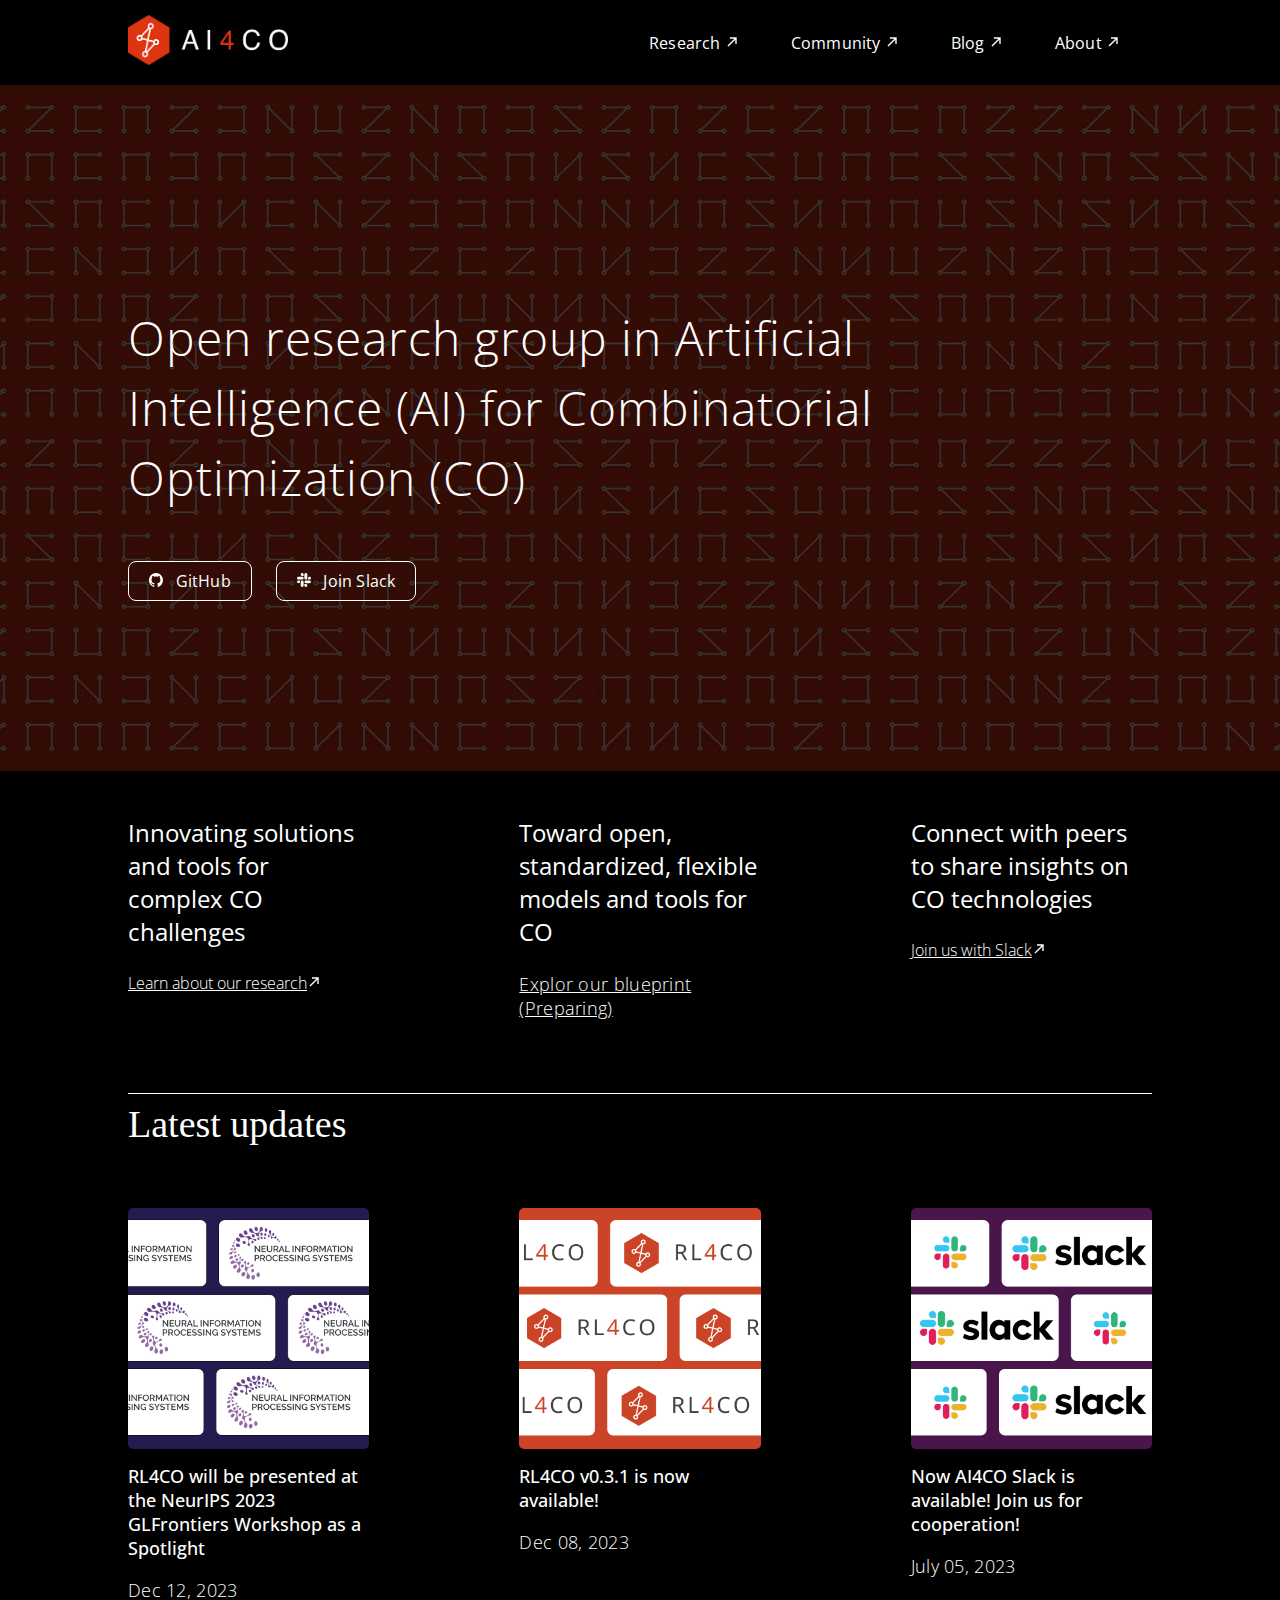
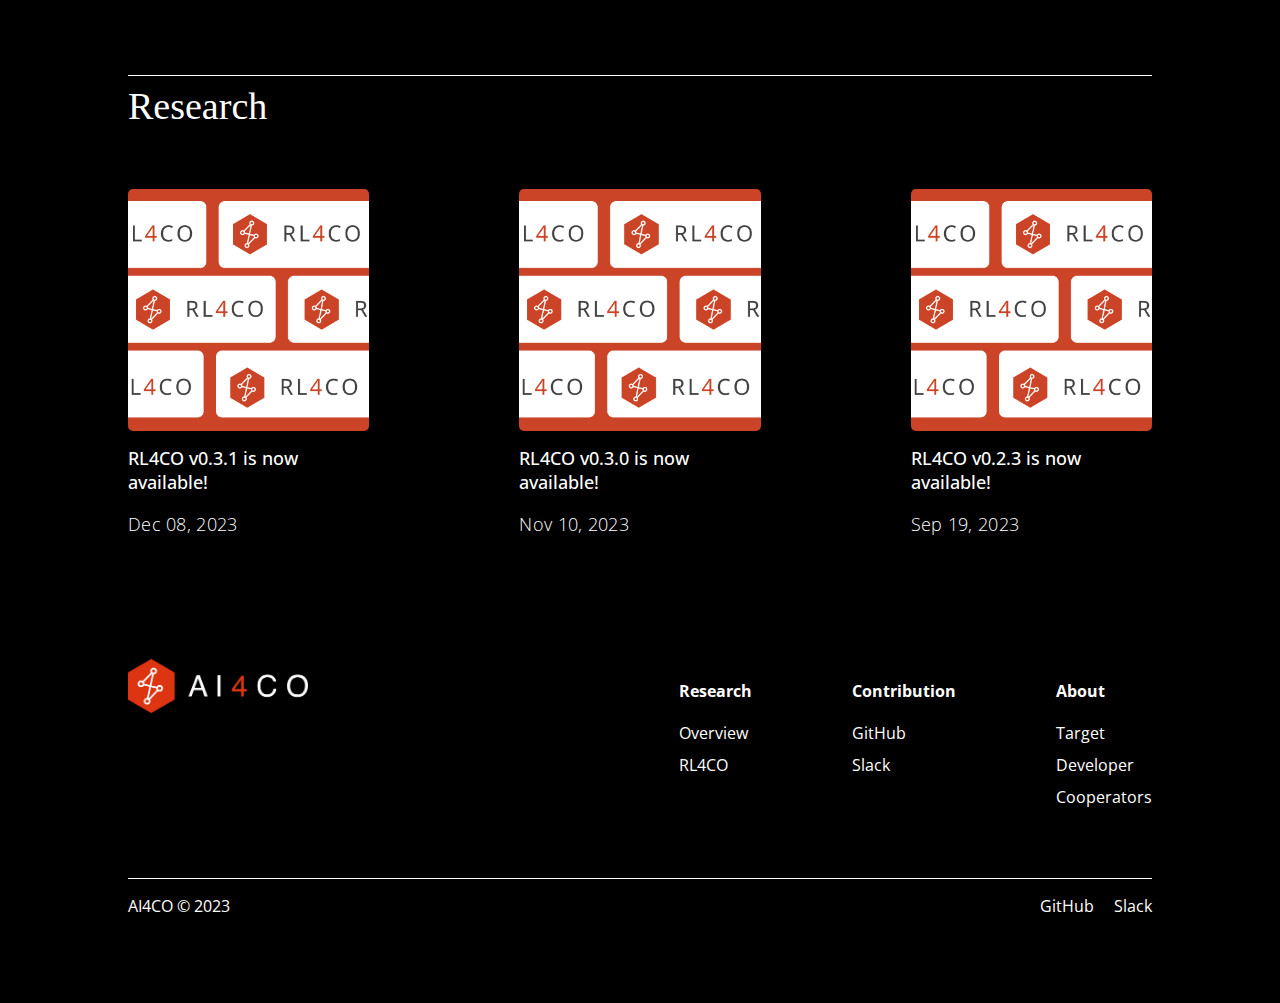
<file: index.html>
<!DOCTYPE html>
<html lang="en">
<head>
    <meta charset="UTF-8">
    <meta name="viewport" content="width=device-width, initial-scale=1.0">
    <title>AI4CO</title>
    <link rel="icon" type="image/svg" href="images/ai4co_icon.svg">
    <link rel="stylesheet" href="css/main.css">
    <link href="https://fonts.googleapis.com/css2?family=Open+Sans:wght@100;200;300;400;500&display=swap" rel="stylesheet">
    <link href="https://fonts.googleapis.com/css2?family=Nanum+Myeongjo:wght@100&display=swap" rel="stylesheet">
</head>
<body>
    <nav class="navbar">
        <div class="navbar-brand">
            <a href="/">
                <!-- Place your logo here -->
                <img src="images/ai4co_logo_white.png" alt="AI4CO Logo" width="160px">
            </a>
        </div>
        <div class="navbar-menu">
            <a href="/research">Research <svg data-v-67d7128c="" fill="none" xmlns="http://www.w3.org/2000/svg" viewBox="0 0 16 16" class="a-icon--arrow-north-east400 a-icon--text a-icon--no-align top-[0.05em] relative f-ui-1 ml-2 -mr-4" data-new="" aria-hidden="true" style="width: 1em; height: 1em;"><polygon data-v-67d7128c="" fill="currentColor" points="5 4.31 5 5.69 9.33 5.69 2.51 12.51 3.49 13.49 10.31 6.67 10.31 11 11.69 11 11.69 4.31 5 4.31"></polygon></svg></a>
            <a href="https://join.slack.com/t/rl4co/shared_invite/zt-1ytz2c1v4-0IkQ8NQH4TRXIX8PrRmDhQ">Community <svg data-v-67d7128c="" fill="none" xmlns="http://www.w3.org/2000/svg" viewBox="0 0 16 16" class="a-icon--arrow-north-east400 a-icon--text a-icon--no-align top-[0.05em] relative f-ui-1 ml-2 -mr-4" data-new="" aria-hidden="true" style="width: 1em; height: 1em;"><polygon data-v-67d7128c="" fill="currentColor" points="5 4.31 5 5.69 9.33 5.69 2.51 12.51 3.49 13.49 10.31 6.67 10.31 11 11.69 11 11.69 4.31 5 4.31"></polygon></svg></a>
            <a href="/blog">Blog <svg data-v-67d7128c="" fill="none" xmlns="http://www.w3.org/2000/svg" viewBox="0 0 16 16" class="a-icon--arrow-north-east400 a-icon--text a-icon--no-align top-[0.05em] relative f-ui-1 ml-2 -mr-4" data-new="" aria-hidden="true" style="width: 1em; height: 1em;"><polygon data-v-67d7128c="" fill="currentColor" points="5 4.31 5 5.69 9.33 5.69 2.51 12.51 3.49 13.49 10.31 6.67 10.31 11 11.69 11 11.69 4.31 5 4.31"></polygon></svg></a>
            <a href="/about">About <svg data-v-67d7128c="" fill="none" xmlns="http://www.w3.org/2000/svg" viewBox="0 0 16 16" class="a-icon--arrow-north-east400 a-icon--text a-icon--no-align top-[0.05em] relative f-ui-1 ml-2 -mr-4" data-new="" aria-hidden="true" style="width: 1em; height: 1em;"><polygon data-v-67d7128c="" fill="currentColor" points="5 4.31 5 5.69 9.33 5.69 2.51 12.51 3.49 13.49 10.31 6.67 10.31 11 11.69 11 11.69 4.31 5 4.31"></polygon></svg></a>
        </div>
    </nav>
    <script src="js/nav.js"></script>

    <section class="hero">
        <div class="hero-content">
            <p>Open research group in Artificial Intelligence (AI) for Combinatorial Optimization (CO)</p>
            <a href="https://github.com/ai4co" class="btn"><img src="images/github_logo.svg" alt="github_logo" width="14px" height="14px"> &nbsp; GitHub</a>
            <a href="https://join.slack.com/t/rl4co/shared_invite/zt-1ytz2c1v4-0IkQ8NQH4TRXIX8PrRmDhQ" class="btn"><img src="images/slack_logo.svg" alt="slack_logo" width="14px" height="14px"> &nbsp; Join Slack</a>
            <!-- Additional elements like the GitHub stars and pip install command can be added here -->
        </div>
    </section>

    <section class="updates-section">
        <div class="container">
            <div class="updates-grid">
                <div class="update-item">
                    <div class="update-content">
                        <h3>Innovating solutions and tools for complex CO challenges</h3>
                        <a class="update-link" href="#">Learn about our research</a><svg data-v-67d7128c="" fill="none" xmlns="http://www.w3.org/2000/svg" viewBox="0 0 16 16" class="a-icon--arrow-north-east400 a-icon--text a-icon--no-align top-[0.05em] relative f-ui-1 ml-2 -mr-4" data-new="" aria-hidden="true" style="width: 1em; height: 1em;"><polygon data-v-67d7128c="" fill="currentColor" points="5 4.31 5 5.69 9.33 5.69 2.51 12.51 3.49 13.49 10.31 6.67 10.31 11 11.69 11 11.69 4.31 5 4.31"></polygon></svg>
                    </div>
                </div>
                <div class="update-item">
                    <div class="update-content">
                        <h3>Toward open, standardized, flexible models and tools for CO</h3>
                        <p class="update-link">Explor our blueprint (Preparing)</p>
                    </div>
                </div>
                <div class="update-item">
                    <div class="update-content">
                        <h3>Connect with peers to share insights on CO technologies</h3>
                        <a class="update-link" href="https://join.slack.com/t/rl4co/shared_invite/zt-1ytz2c1v4-0IkQ8NQH4TRXIX8PrRmDhQ">Join us with Slack</a><svg data-v-67d7128c="" fill="none" xmlns="http://www.w3.org/2000/svg" viewBox="0 0 16 16" class="a-icon--arrow-north-east400 a-icon--text a-icon--no-align top-[0.05em] relative f-ui-1 ml-2 -mr-4" data-new="" aria-hidden="true" style="width: 1em; height: 1em;"><polygon data-v-67d7128c="" fill="currentColor" points="5 4.31 5 5.69 9.33 5.69 2.51 12.51 3.49 13.49 10.31 6.67 10.31 11 11.69 11 11.69 4.31 5 4.31"></polygon></svg>
                    </div>
                </div>
            </div>
        </div>
    </section>

    <hr>

    <section class="updates-section updates-section-title">
        <h2>Latest updates</h2>
        <div class="container">
            <div class="updates-grid">
                <!-- Update item -->
                <div class="update-item">
                    <img src="images/neurips_news.jpg" alt="OpenAI Update">
                    <div class="update-content update-content-title">
                        <h3>RL4CO will be presented at the NeurIPS 2023 GLFrontiers Workshop as a Spotlight</h3>
                        <p class="update-date">Dec 12, 2023</p>
                    </div>
                </div>
                <div class="update-item">
                    <img src="images/rl4co_news.jpg" alt="OpenAI Update">
                    <div class="update-content update-content-title">
                        <h3>RL4CO v0.3.1 is now available!</h3>
                        <p class="update-date">Dec 08, 2023</p>
                    </div>
                </div>
                <div class="update-item">
                    <img src="images/slack_news.jpg" alt="OpenAI Update" >
                    <div class="update-content update-content-title">
                        <h3>Now AI4CO Slack is available! Join us for cooperation!</h3>
                        <p class="update-date">July 05, 2023</p>
                    </div>
                </div>
                <!-- Repeat for other update items -->
            </div>
        </div>
    </section>

    <hr> 

    <section class="updates-section updates-section-title">
        <h2>Research</h2>
        <div class="container">
            <div class="updates-grid">
                <!-- Update item -->
                <div class="update-item">
                    <img src="images/rl4co_news.jpg" alt="OpenAI Update">
                    <div class="update-content update-content-title">
                        <h3>RL4CO v0.3.1 is now available!</h3>
                        <p class="update-date">Dec 08, 2023</p>
                    </div>
                </div>
                <div class="update-item">
                    <img src="images/rl4co_news.jpg" alt="OpenAI Update">
                    <div class="update-content update-content-title">
                        <h3>RL4CO v0.3.0 is now available!</h3>
                        <p class="update-date">Nov 10, 2023</p>
                    </div>
                </div>
                <div class="update-item">
                    <img src="images/rl4co_news.jpg" alt="OpenAI Update" >
                    <div class="update-content update-content-title">
                        <h3>RL4CO v0.2.3 is now available!</h3>
                        <p class="update-date">Sep 19, 2023</p>
                    </div>
                </div>
                <!-- Repeat for other update items -->
            </div>
        </div>
    </section>

</body>

<footer class="site-footer">
    <div class="container">
        <div class="footer-logo">
            <img src="images/ai4co_logo_white.png" alt="AI4CO Logo"/>
        </div>
        <div class="footer-columns">
            <div class="footer-column">
                <h4>Research</h4>
                <ul>
                    <li><a href="#">Overview</a></li>
                    <li><a href="#">RL4CO</a></li>
                </ul>
            </div>
            <div class="footer-column">
                <h4>Contribution</h4>
                <ul>
                    <li><a href="https://github.com/ai4co">GitHub</a></li>
                    <li><a href="https://join.slack.com/t/rl4co/shared_invite/zt-1ytz2c1v4-0IkQ8NQH4TRXIX8PrRmDhQ">Slack</a></li>
                </ul>
            </div>
            <div class="footer-column">
                <h4>About</h4>
                <ul>
                    <li><a href="#">Target</a></li>
                    <li><a href="#">Developer</a></li>
                    <li><a href="#">Cooperators</a></li>
                </ul>
            </div>
        </div>
    </div>


    <div class="container">
        <div class="footer-bottom">
            <div class="footer-info">
                <p>AI4CO © 2023</p>
                <!-- <ul class="legal-links">
                    <li><a href="#">Privacy policy</a></li>
                    <li><a href="#">License</a></li>
                </ul> -->
            </div>
            <div class="footer-social">
                <a href="https://github.com/ai4co">GitHub</a>
                <a href="https://join.slack.com/t/rl4co/shared_invite/zt-1ytz2c1v4-0IkQ8NQH4TRXIX8PrRmDhQ">Slack</a>
            </div>
        </div>
    </div>
</footer>


</html>
</file>
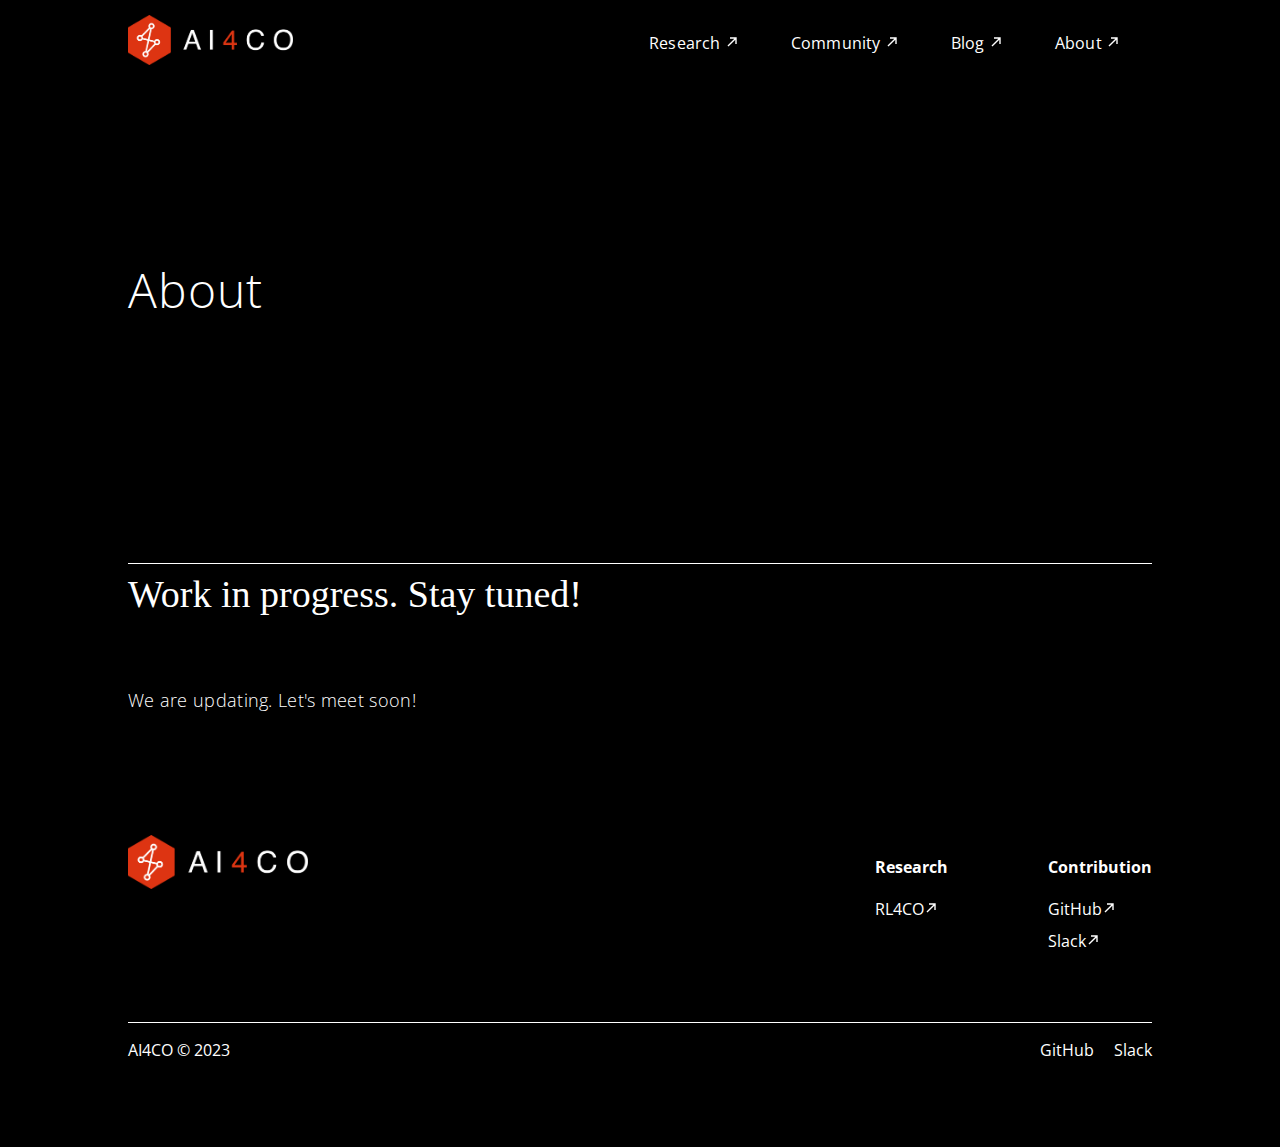
<file: about.html>
<!DOCTYPE html>
<html lang="en">
<head>
    <meta charset="UTF-8">
    <meta name="viewport" content="width=device-width, initial-scale=1.0">
    <title>AI4CO</title>
    <link rel="icon" type="image/svg" href="images/ai4co_icon.svg">
    <link rel="stylesheet" href="css/main.css">
    <link href="https://fonts.googleapis.com/css2?family=Open+Sans:wght@100;200;300;400;500&display=swap" rel="stylesheet">
    <link href="https://fonts.googleapis.com/css2?family=Nanum+Myeongjo:wght@100&display=swap" rel="stylesheet">
</head>
<body>
    <nav class="navbar">
        <div class="navbar-brand">
            <a href="/">
                <!-- Place your logo here -->
                <img src="images/ai4co_logo_white.png" alt="AI4CO Logo">
            </a>
        </div>
        <div class="navbar-icon">Menu</div>
        <div class="navbar-menu">
            <a href="research.html">Research <svg data-v-67d7128c="" fill="none" xmlns="http://www.w3.org/2000/svg" viewBox="0 0 16 16" class="a-icon--arrow-north-east400 a-icon--text a-icon--no-align top-[0.05em] relative f-ui-1 ml-2 -mr-4" data-new="" aria-hidden="true" style="width: 1em; height: 1em;"><polygon data-v-67d7128c="" fill="currentColor" points="5 4.31 5 5.69 9.33 5.69 2.51 12.51 3.49 13.49 10.31 6.67 10.31 11 11.69 11 11.69 4.31 5 4.31"></polygon></svg></a>
            <a href="https://join.slack.com/t/rl4co/shared_invite/zt-1ytz2c1v4-0IkQ8NQH4TRXIX8PrRmDhQ">Community <svg data-v-67d7128c="" fill="none" xmlns="http://www.w3.org/2000/svg" viewBox="0 0 16 16" class="a-icon--arrow-north-east400 a-icon--text a-icon--no-align top-[0.05em] relative f-ui-1 ml-2 -mr-4" data-new="" aria-hidden="true" style="width: 1em; height: 1em;"><polygon data-v-67d7128c="" fill="currentColor" points="5 4.31 5 5.69 9.33 5.69 2.51 12.51 3.49 13.49 10.31 6.67 10.31 11 11.69 11 11.69 4.31 5 4.31"></polygon></svg></a>
            <a href="blog.html">Blog <svg data-v-67d7128c="" fill="none" xmlns="http://www.w3.org/2000/svg" viewBox="0 0 16 16" class="a-icon--arrow-north-east400 a-icon--text a-icon--no-align top-[0.05em] relative f-ui-1 ml-2 -mr-4" data-new="" aria-hidden="true" style="width: 1em; height: 1em;"><polygon data-v-67d7128c="" fill="currentColor" points="5 4.31 5 5.69 9.33 5.69 2.51 12.51 3.49 13.49 10.31 6.67 10.31 11 11.69 11 11.69 4.31 5 4.31"></polygon></svg></a>
            <a href="about.html">About <svg data-v-67d7128c="" fill="none" xmlns="http://www.w3.org/2000/svg" viewBox="0 0 16 16" class="a-icon--arrow-north-east400 a-icon--text a-icon--no-align top-[0.05em] relative f-ui-1 ml-2 -mr-4" data-new="" aria-hidden="true" style="width: 1em; height: 1em;"><polygon data-v-67d7128c="" fill="currentColor" points="5 4.31 5 5.69 9.33 5.69 2.51 12.51 3.49 13.49 10.31 6.67 10.31 11 11.69 11 11.69 4.31 5 4.31"></polygon></svg></a>
        </div>
    </nav>
    <script src="js/nav.js"></script>

    <section class="hero hero-nobg">
        <div class="hero-content hero-content-nobg">
            <p>About</p>
        </div>
    </section>

    <hr>

    <section class="updates-section updates-section-title">
        <h2>Work in progress. Stay tuned!</h2>
        <div class="container">
            <div class="updates-grid">
                <p class="update-item-lefttext">
                    We are updating. Let's meet soon!
                </p>
            </div>
        </div>
    </section>
</body>

<footer class="site-footer">
    <div class="container">
        <div class="footer-logo">
            <img src="images/ai4co_logo_white.png" alt="AI4CO Logo"/>
        </div>
        <div class="footer-columns">
            <div class="footer-column">
                <h4>Research</h4>
                <ul>
                    <li>
                        <a href="research.html">RL4CO<svg data-v-67d7128c="" fill="none" xmlns="http://www.w3.org/2000/svg" viewBox="0 0 16 16" class="a-icon--arrow-north-east400 a-icon--text a-icon--no-align top-[0.05em] relative f-ui-1 ml-2 -mr-4" data-new="" aria-hidden="true" style="width: 1em; height: 1em;"><polygon data-v-67d7128c="" fill="currentColor" points="5 4.31 5 5.69 9.33 5.69 2.51 12.51 3.49 13.49 10.31 6.67 10.31 11 11.69 11 11.69 4.31 5 4.31"></polygon></svg></a>
                    </li>
                </ul>
            </div>
            <div class="footer-column">
                <h4>Contribution</h4>
                <ul>
                    <li><a href="https://github.com/ai4co">GitHub<svg data-v-67d7128c="" fill="none" xmlns="http://www.w3.org/2000/svg" viewBox="0 0 16 16" class="a-icon--arrow-north-east400 a-icon--text a-icon--no-align top-[0.05em] relative f-ui-1 ml-2 -mr-4" data-new="" aria-hidden="true" style="width: 1em; height: 1em;"><polygon data-v-67d7128c="" fill="currentColor" points="5 4.31 5 5.69 9.33 5.69 2.51 12.51 3.49 13.49 10.31 6.67 10.31 11 11.69 11 11.69 4.31 5 4.31"></polygon></svg></a></li>
                    <li><a href="https://join.slack.com/t/rl4co/shared_invite/zt-1ytz2c1v4-0IkQ8NQH4TRXIX8PrRmDhQ">Slack<svg data-v-67d7128c="" fill="none" xmlns="http://www.w3.org/2000/svg" viewBox="0 0 16 16" class="a-icon--arrow-north-east400 a-icon--text a-icon--no-align top-[0.05em] relative f-ui-1 ml-2 -mr-4" data-new="" aria-hidden="true" style="width: 1em; height: 1em;"><polygon data-v-67d7128c="" fill="currentColor" points="5 4.31 5 5.69 9.33 5.69 2.51 12.51 3.49 13.49 10.31 6.67 10.31 11 11.69 11 11.69 4.31 5 4.31"></polygon></svg></a></li>
                </ul>
            </div>
            <!-- <div class="footer-column">
                <h4>About</h4>
                <ul>
                    <li><a href="#">Target</a></li>
                    <li><a href="#">Developer</a></li>
                    <li><a href="#">Cooperators</a></li>
                </ul>
            </div> -->
        </div>
    </div>


    <div class="container">
        <div class="footer-bottom">
            <div class="footer-info">
                <p>AI4CO © 2023</p>
                <!-- <ul class="legal-links">
                    <li><a href="#">Privacy policy</a></li>
                    <li><a href="#">License</a></li>
                </ul> -->
            </div>
            <div class="footer-social">
                <a href="https://github.com/ai4co">GitHub</a>
                <a href="https://join.slack.com/t/rl4co/shared_invite/zt-1ytz2c1v4-0IkQ8NQH4TRXIX8PrRmDhQ">Slack</a>
            </div>
        </div>
    </div>
</footer>


</html>
</file>
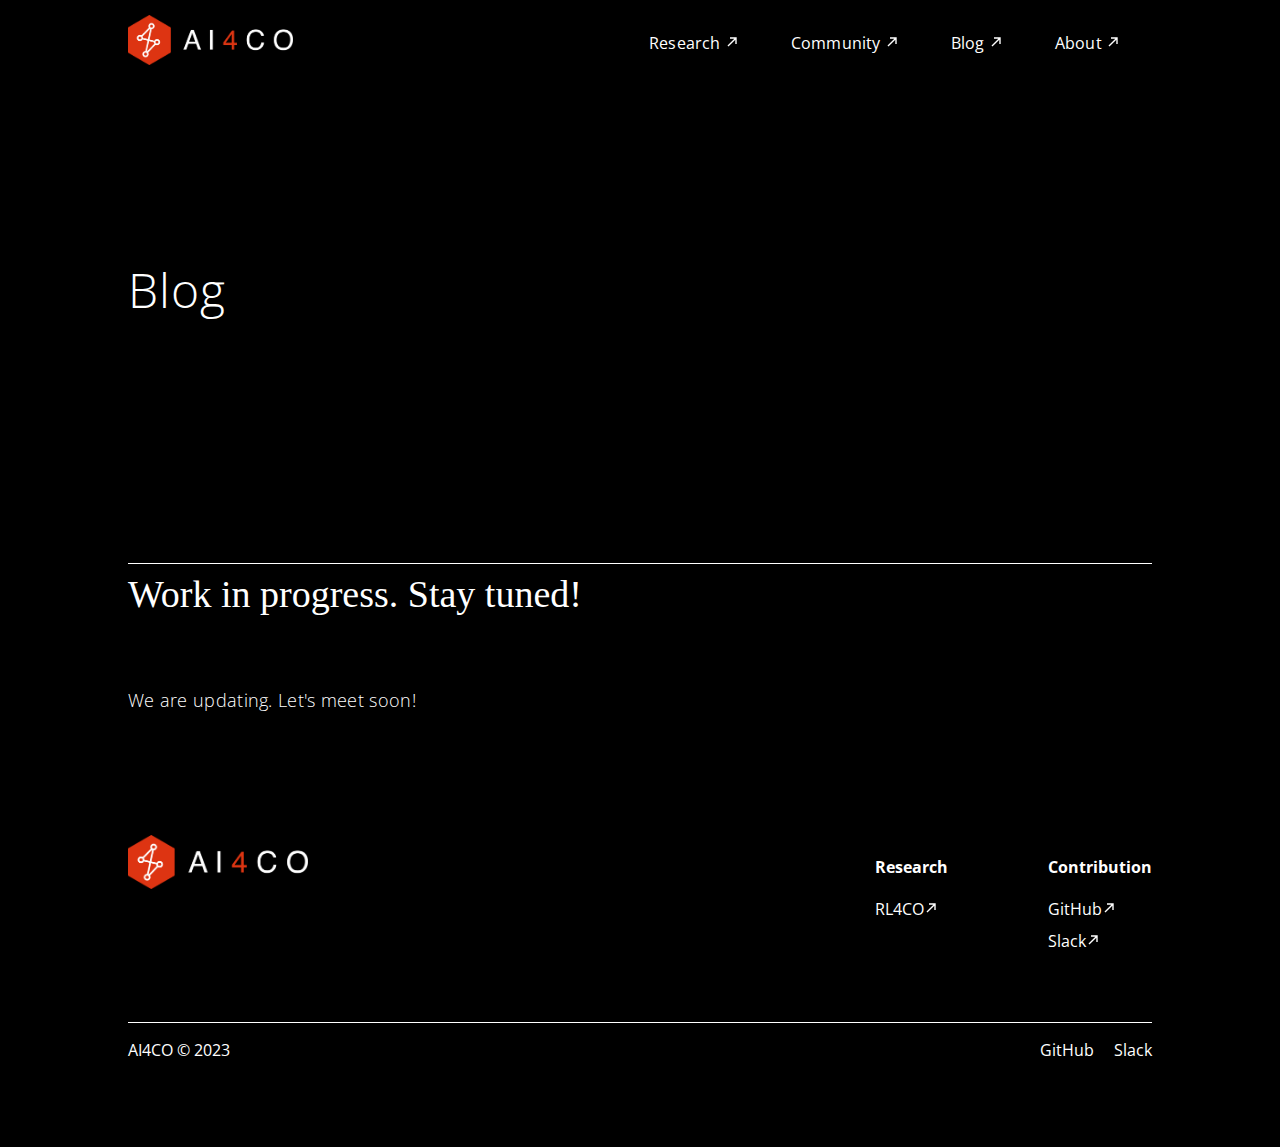
<file: blog.html>
<!DOCTYPE html>
<html lang="en">
<head>
    <meta charset="UTF-8">
    <meta name="viewport" content="width=device-width, initial-scale=1.0">
    <title>AI4CO</title>
    <link rel="icon" type="image/svg" href="images/ai4co_icon.svg">
    <link rel="stylesheet" href="css/main.css">
    <link href="https://fonts.googleapis.com/css2?family=Open+Sans:wght@100;200;300;400;500&display=swap" rel="stylesheet">
    <link href="https://fonts.googleapis.com/css2?family=Nanum+Myeongjo:wght@100&display=swap" rel="stylesheet">
</head>
<body>
    <nav class="navbar">
        <div class="navbar-brand">
            <a href="/">
                <!-- Place your logo here -->
                <img src="images/ai4co_logo_white.png" alt="AI4CO Logo">
            </a>
        </div>
        <div class="navbar-icon">Menu</div>
        <div class="navbar-menu">
            <a href="research.html">Research <svg data-v-67d7128c="" fill="none" xmlns="http://www.w3.org/2000/svg" viewBox="0 0 16 16" class="a-icon--arrow-north-east400 a-icon--text a-icon--no-align top-[0.05em] relative f-ui-1 ml-2 -mr-4" data-new="" aria-hidden="true" style="width: 1em; height: 1em;"><polygon data-v-67d7128c="" fill="currentColor" points="5 4.31 5 5.69 9.33 5.69 2.51 12.51 3.49 13.49 10.31 6.67 10.31 11 11.69 11 11.69 4.31 5 4.31"></polygon></svg></a>
            <a href="https://join.slack.com/t/rl4co/shared_invite/zt-1ytz2c1v4-0IkQ8NQH4TRXIX8PrRmDhQ">Community <svg data-v-67d7128c="" fill="none" xmlns="http://www.w3.org/2000/svg" viewBox="0 0 16 16" class="a-icon--arrow-north-east400 a-icon--text a-icon--no-align top-[0.05em] relative f-ui-1 ml-2 -mr-4" data-new="" aria-hidden="true" style="width: 1em; height: 1em;"><polygon data-v-67d7128c="" fill="currentColor" points="5 4.31 5 5.69 9.33 5.69 2.51 12.51 3.49 13.49 10.31 6.67 10.31 11 11.69 11 11.69 4.31 5 4.31"></polygon></svg></a>
            <a href="blog.html">Blog <svg data-v-67d7128c="" fill="none" xmlns="http://www.w3.org/2000/svg" viewBox="0 0 16 16" class="a-icon--arrow-north-east400 a-icon--text a-icon--no-align top-[0.05em] relative f-ui-1 ml-2 -mr-4" data-new="" aria-hidden="true" style="width: 1em; height: 1em;"><polygon data-v-67d7128c="" fill="currentColor" points="5 4.31 5 5.69 9.33 5.69 2.51 12.51 3.49 13.49 10.31 6.67 10.31 11 11.69 11 11.69 4.31 5 4.31"></polygon></svg></a>
            <a href="about.html">About <svg data-v-67d7128c="" fill="none" xmlns="http://www.w3.org/2000/svg" viewBox="0 0 16 16" class="a-icon--arrow-north-east400 a-icon--text a-icon--no-align top-[0.05em] relative f-ui-1 ml-2 -mr-4" data-new="" aria-hidden="true" style="width: 1em; height: 1em;"><polygon data-v-67d7128c="" fill="currentColor" points="5 4.31 5 5.69 9.33 5.69 2.51 12.51 3.49 13.49 10.31 6.67 10.31 11 11.69 11 11.69 4.31 5 4.31"></polygon></svg></a>
        </div>
    </nav>
    <script src="js/nav.js"></script>

    <section class="hero hero-nobg">
        <div class="hero-content hero-content-nobg">
            <p>Blog</p>
        </div>
    </section>

    <hr>

    <section class="updates-section updates-section-title">
        <h2>Work in progress. Stay tuned!</h2>
        <div class="container">
            <div class="updates-grid">
                <p class="update-item-lefttext">
                    We are updating. Let's meet soon!
                </p>
            </div>
        </div>
    </section>
</body>

<footer class="site-footer">
    <div class="container">
        <div class="footer-logo">
            <img src="images/ai4co_logo_white.png" alt="AI4CO Logo"/>
        </div>
        <div class="footer-columns">
            <div class="footer-column">
                <h4>Research</h4>
                <ul>
                    <li>
                        <a href="research.html">RL4CO<svg data-v-67d7128c="" fill="none" xmlns="http://www.w3.org/2000/svg" viewBox="0 0 16 16" class="a-icon--arrow-north-east400 a-icon--text a-icon--no-align top-[0.05em] relative f-ui-1 ml-2 -mr-4" data-new="" aria-hidden="true" style="width: 1em; height: 1em;"><polygon data-v-67d7128c="" fill="currentColor" points="5 4.31 5 5.69 9.33 5.69 2.51 12.51 3.49 13.49 10.31 6.67 10.31 11 11.69 11 11.69 4.31 5 4.31"></polygon></svg></a>
                    </li>
                </ul>
            </div>
            <div class="footer-column">
                <h4>Contribution</h4>
                <ul>
                    <li><a href="https://github.com/ai4co">GitHub<svg data-v-67d7128c="" fill="none" xmlns="http://www.w3.org/2000/svg" viewBox="0 0 16 16" class="a-icon--arrow-north-east400 a-icon--text a-icon--no-align top-[0.05em] relative f-ui-1 ml-2 -mr-4" data-new="" aria-hidden="true" style="width: 1em; height: 1em;"><polygon data-v-67d7128c="" fill="currentColor" points="5 4.31 5 5.69 9.33 5.69 2.51 12.51 3.49 13.49 10.31 6.67 10.31 11 11.69 11 11.69 4.31 5 4.31"></polygon></svg></a></li>
                    <li><a href="https://join.slack.com/t/rl4co/shared_invite/zt-1ytz2c1v4-0IkQ8NQH4TRXIX8PrRmDhQ">Slack<svg data-v-67d7128c="" fill="none" xmlns="http://www.w3.org/2000/svg" viewBox="0 0 16 16" class="a-icon--arrow-north-east400 a-icon--text a-icon--no-align top-[0.05em] relative f-ui-1 ml-2 -mr-4" data-new="" aria-hidden="true" style="width: 1em; height: 1em;"><polygon data-v-67d7128c="" fill="currentColor" points="5 4.31 5 5.69 9.33 5.69 2.51 12.51 3.49 13.49 10.31 6.67 10.31 11 11.69 11 11.69 4.31 5 4.31"></polygon></svg></a></li>
                </ul>
            </div>
            <!-- <div class="footer-column">
                <h4>About</h4>
                <ul>
                    <li><a href="#">Target</a></li>
                    <li><a href="#">Developer</a></li>
                    <li><a href="#">Cooperators</a></li>
                </ul>
            </div> -->
        </div>
    </div>


    <div class="container">
        <div class="footer-bottom">
            <div class="footer-info">
                <p>AI4CO © 2023</p>
                <!-- <ul class="legal-links">
                    <li><a href="#">Privacy policy</a></li>
                    <li><a href="#">License</a></li>
                </ul> -->
            </div>
            <div class="footer-social">
                <a href="https://github.com/ai4co">GitHub</a>
                <a href="https://join.slack.com/t/rl4co/shared_invite/zt-1ytz2c1v4-0IkQ8NQH4TRXIX8PrRmDhQ">Slack</a>
            </div>
        </div>
    </div>
</footer>


</html>
</file>
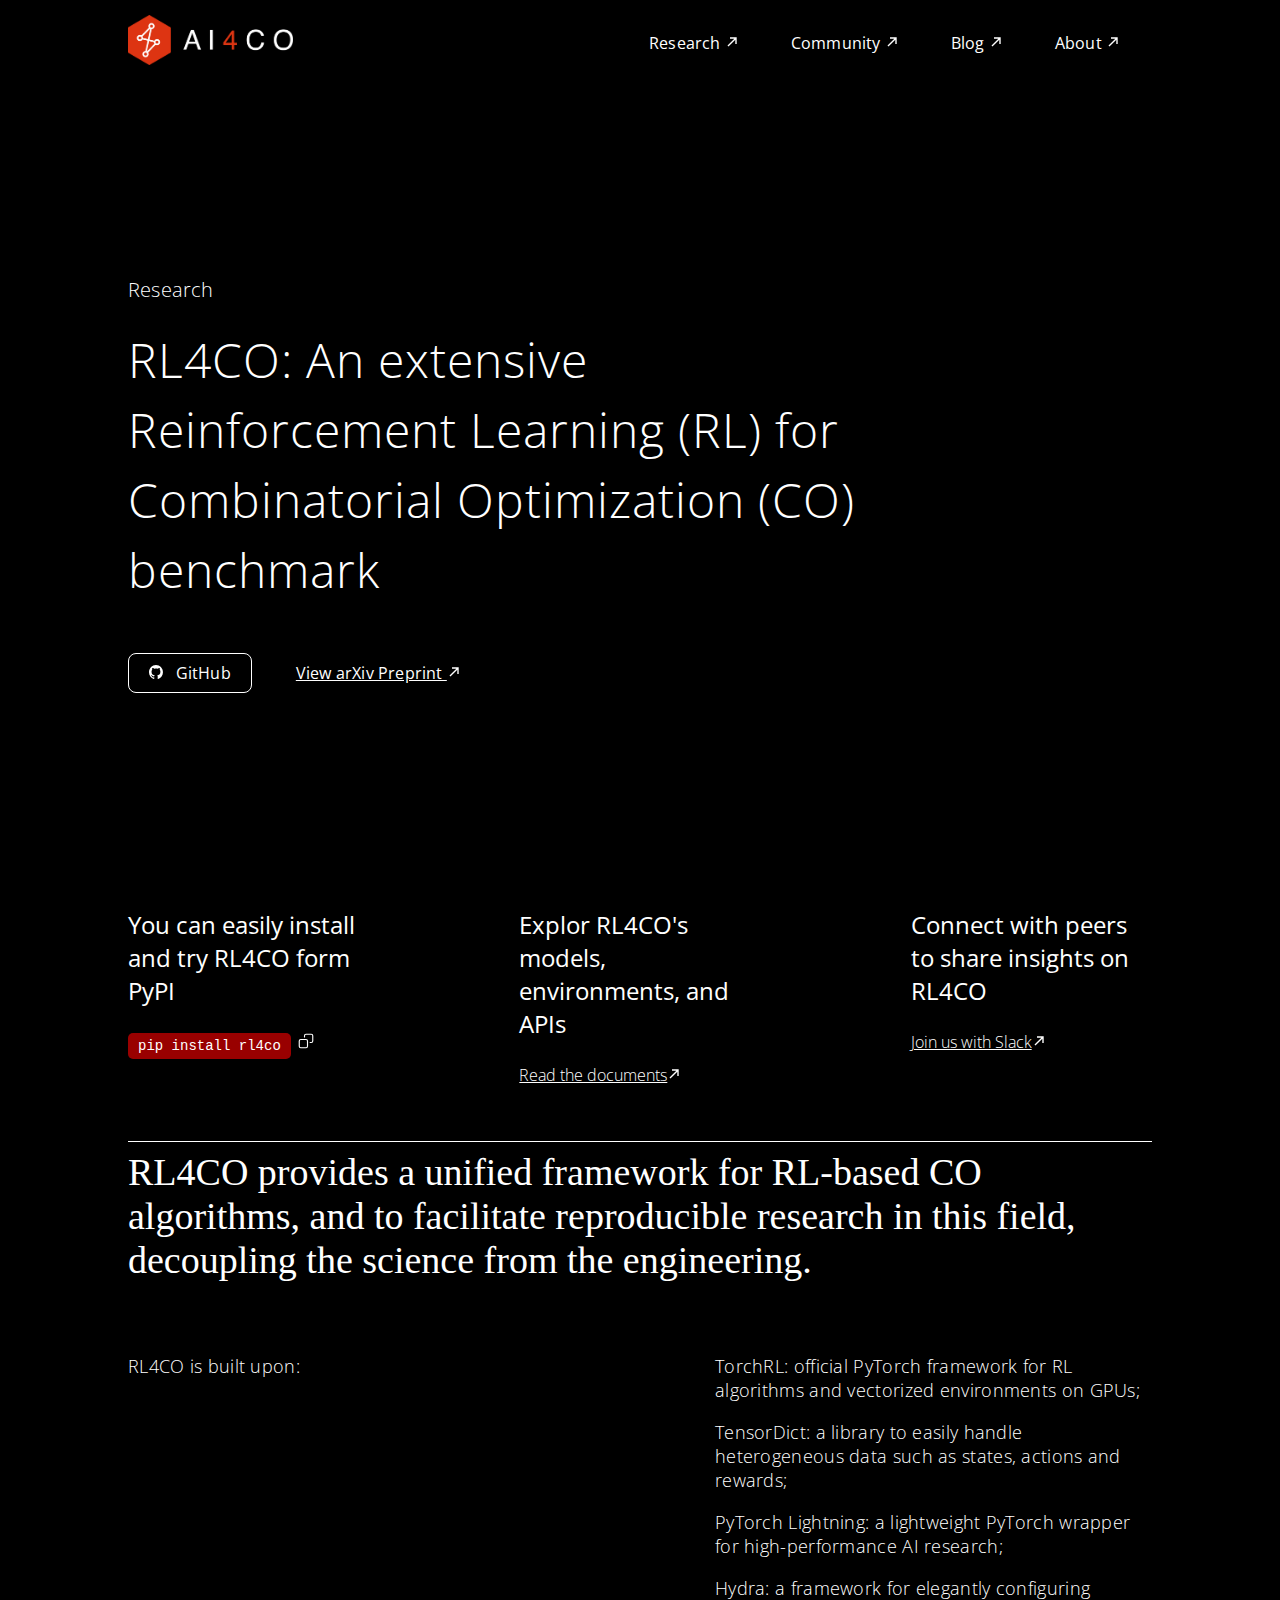
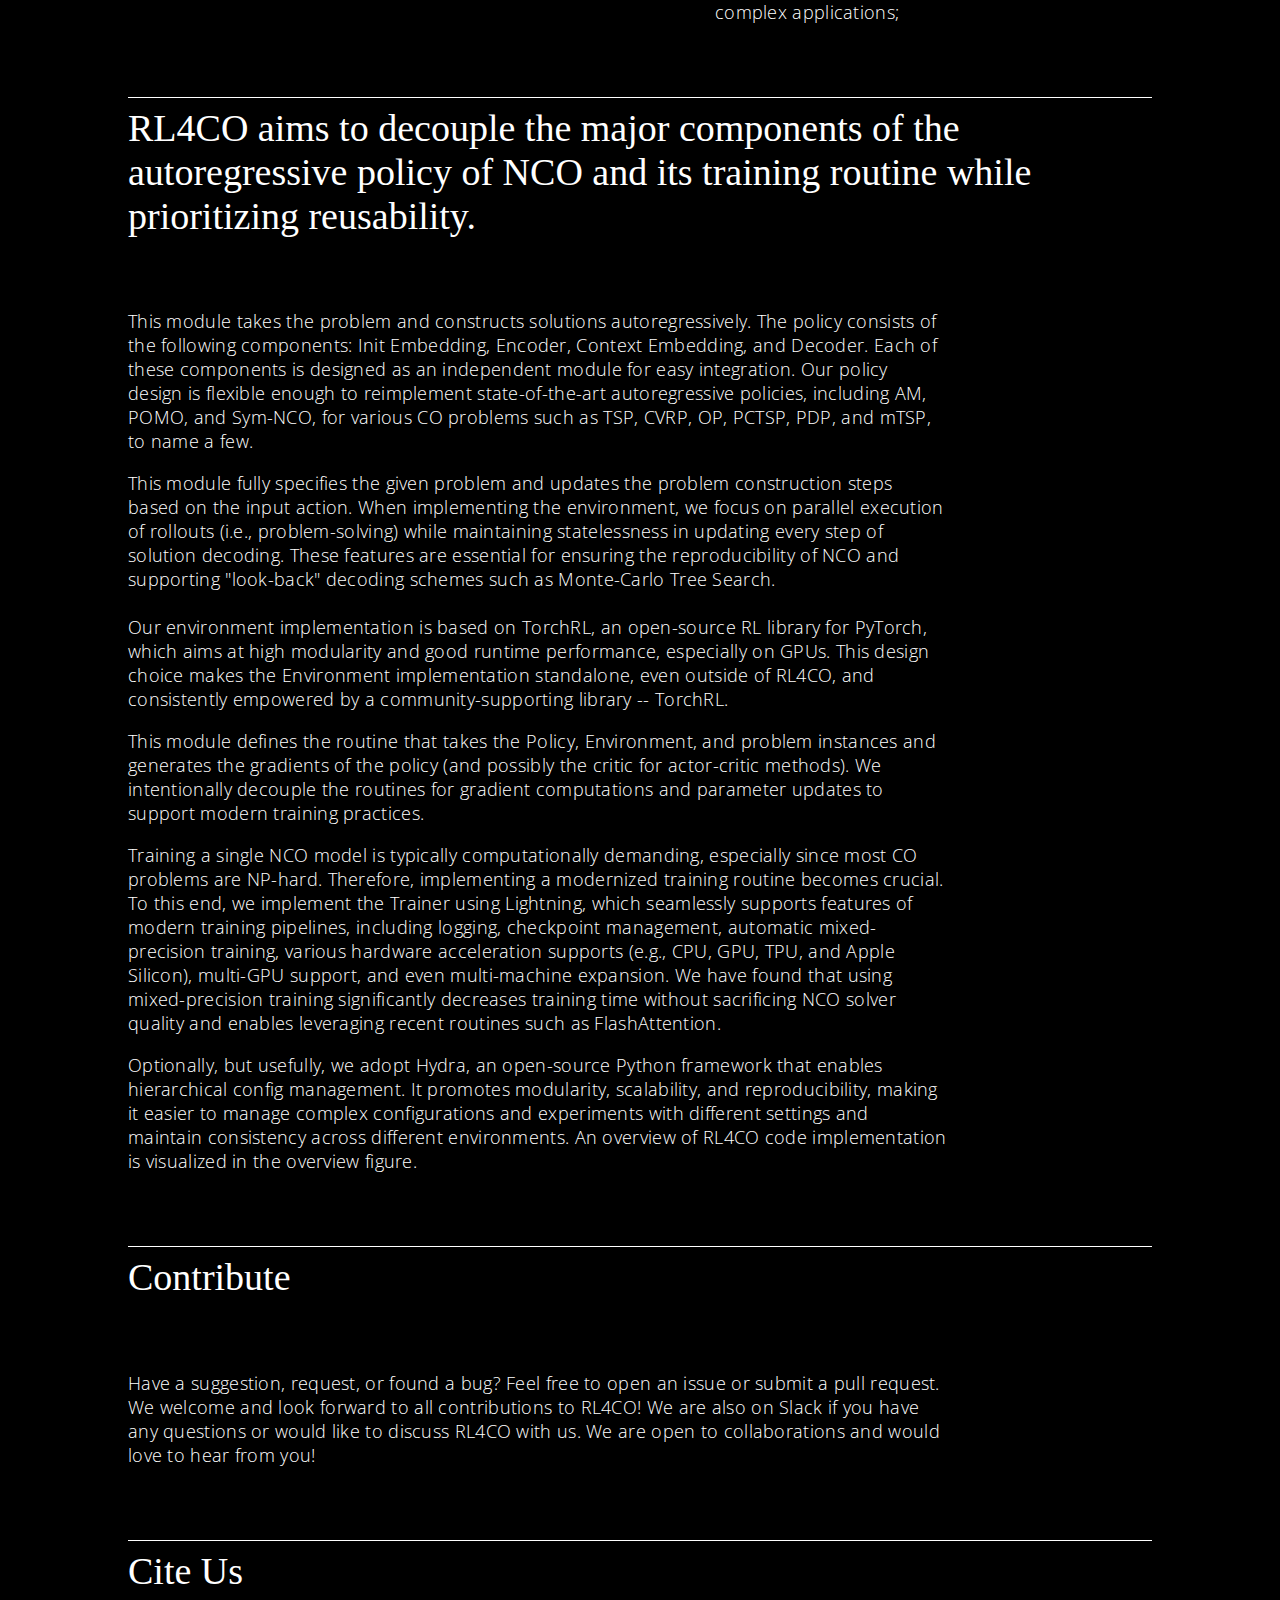
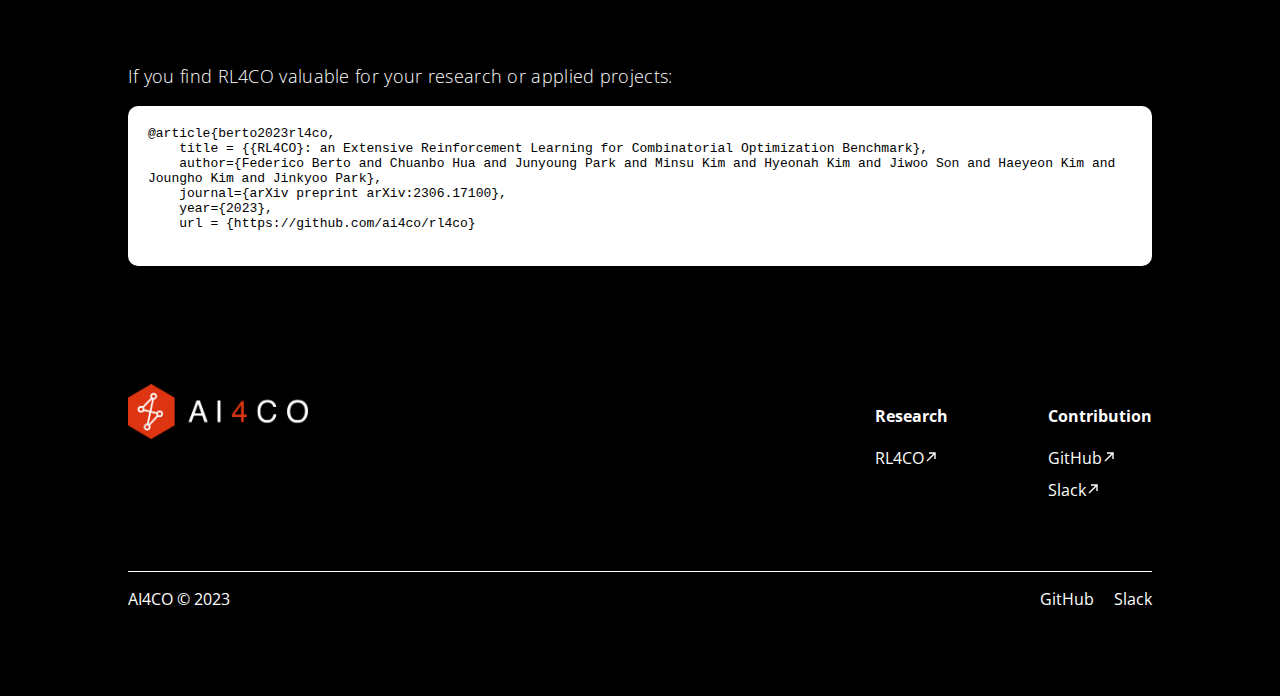
<file: research.html>
<!DOCTYPE html>
<html lang="en">
<head>
    <meta charset="UTF-8">
    <meta name="viewport" content="width=device-width, initial-scale=1.0">
    <title>AI4CO</title>
    <link rel="icon" type="image/svg" href="images/ai4co_icon.svg">
    <link rel="stylesheet" href="css/main.css">
    <link href="https://fonts.googleapis.com/css2?family=Open+Sans:wght@100;200;300;400;500&display=swap" rel="stylesheet">
    <link href="https://fonts.googleapis.com/css2?family=Nanum+Myeongjo:wght@100&display=swap" rel="stylesheet">
</head>
<body>
    <nav class="navbar">
        <div class="navbar-brand">
            <a href="/">
                <!-- Place your logo here -->
                <img src="images/ai4co_logo_white.png" alt="AI4CO Logo">
            </a>
        </div>
        <div class="navbar-icon">Menu</div>
        <div class="navbar-menu">
            <a href="research.html">Research <svg data-v-67d7128c="" fill="none" xmlns="http://www.w3.org/2000/svg" viewBox="0 0 16 16" class="a-icon--arrow-north-east400 a-icon--text a-icon--no-align top-[0.05em] relative f-ui-1 ml-2 -mr-4" data-new="" aria-hidden="true" style="width: 1em; height: 1em;"><polygon data-v-67d7128c="" fill="currentColor" points="5 4.31 5 5.69 9.33 5.69 2.51 12.51 3.49 13.49 10.31 6.67 10.31 11 11.69 11 11.69 4.31 5 4.31"></polygon></svg></a>
            <a href="https://join.slack.com/t/rl4co/shared_invite/zt-1ytz2c1v4-0IkQ8NQH4TRXIX8PrRmDhQ">Community <svg data-v-67d7128c="" fill="none" xmlns="http://www.w3.org/2000/svg" viewBox="0 0 16 16" class="a-icon--arrow-north-east400 a-icon--text a-icon--no-align top-[0.05em] relative f-ui-1 ml-2 -mr-4" data-new="" aria-hidden="true" style="width: 1em; height: 1em;"><polygon data-v-67d7128c="" fill="currentColor" points="5 4.31 5 5.69 9.33 5.69 2.51 12.51 3.49 13.49 10.31 6.67 10.31 11 11.69 11 11.69 4.31 5 4.31"></polygon></svg></a>
            <a href="blog.html">Blog <svg data-v-67d7128c="" fill="none" xmlns="http://www.w3.org/2000/svg" viewBox="0 0 16 16" class="a-icon--arrow-north-east400 a-icon--text a-icon--no-align top-[0.05em] relative f-ui-1 ml-2 -mr-4" data-new="" aria-hidden="true" style="width: 1em; height: 1em;"><polygon data-v-67d7128c="" fill="currentColor" points="5 4.31 5 5.69 9.33 5.69 2.51 12.51 3.49 13.49 10.31 6.67 10.31 11 11.69 11 11.69 4.31 5 4.31"></polygon></svg></a>
            <a href="about.html">About <svg data-v-67d7128c="" fill="none" xmlns="http://www.w3.org/2000/svg" viewBox="0 0 16 16" class="a-icon--arrow-north-east400 a-icon--text a-icon--no-align top-[0.05em] relative f-ui-1 ml-2 -mr-4" data-new="" aria-hidden="true" style="width: 1em; height: 1em;"><polygon data-v-67d7128c="" fill="currentColor" points="5 4.31 5 5.69 9.33 5.69 2.51 12.51 3.49 13.49 10.31 6.67 10.31 11 11.69 11 11.69 4.31 5 4.31"></polygon></svg></a>
        </div>
    </nav>
    <script src="js/nav.js"></script>

    <section class="hero hero-nobg">
        <div class="hero-content hero-content-nobg">
            <p id="hero-minititle">Research</p>
            <p>RL4CO: An extensive Reinforcement Learning (RL) for Combinatorial Optimization (CO) benchmark</p>
            <a href="https://github.com/ai4co/rl4co" class="btn"><img src="images/github_logo.svg" alt="github_logo" width="14px" height="14px"> &nbsp; GitHub</a>
            <a href="https://arxiv.org/abs/2306.17100" class="btn btn-nobd">View arXiv Preprint <svg data-v-67d7128c="" fill="none" xmlns="http://www.w3.org/2000/svg" viewBox="0 0 16 16" class="a-icon--arrow-north-east400 a-icon--text a-icon--no-align top-[0.05em] relative f-ui-1 ml-2 -mr-4" data-new="" aria-hidden="true" style="width: 1em; height: 1em;"><polygon data-v-67d7128c="" fill="currentColor" points="5 4.31 5 5.69 9.33 5.69 2.51 12.51 3.49 13.49 10.31 6.67 10.31 11 11.69 11 11.69 4.31 5 4.31"></polygon></svg></a>
        </div>
    </section>

    <section class="updates-section">
        <div class="container">
            <div class="updates-grid">
                <div class="update-item">
                    <div class="update-content">
                        <h3>You can easily install and try RL4CO form PyPI</h3>
                        <code>pip install rl4co</code><button class="copy-btn" onclick="copyToClipboard('#code')"><img src="images/copy-icon.svg" alt="Copy"></button>
                    </div>
                </div>
                <div class="update-item">
                    <div class="update-content">
                        <h3>Explor RL4CO's models, environments, and APIs</h3>
                        <a class="update-link" href="https://rl4co.readthedocs.io/en/latest/">Read the documents</a><svg data-v-67d7128c="" fill="none" xmlns="http://www.w3.org/2000/svg" viewBox="0 0 16 16" class="a-icon--arrow-north-east400 a-icon--text a-icon--no-align top-[0.05em] relative f-ui-1 ml-2 -mr-4" data-new="" aria-hidden="true" style="width: 1em; height: 1em;"><polygon data-v-67d7128c="" fill="currentColor" points="5 4.31 5 5.69 9.33 5.69 2.51 12.51 3.49 13.49 10.31 6.67 10.31 11 11.69 11 11.69 4.31 5 4.31"></polygon></svg>
                    </div>
                </div>
                <div class="update-item">
                    <div class="update-content">
                        <h3>Connect with peers to share insights on RL4CO</h3>
                        <a class="update-link" href="https://join.slack.com/t/rl4co/shared_invite/zt-1ytz2c1v4-0IkQ8NQH4TRXIX8PrRmDhQ">Join us with Slack</a><svg data-v-67d7128c="" fill="none" xmlns="http://www.w3.org/2000/svg" viewBox="0 0 16 16" class="a-icon--arrow-north-east400 a-icon--text a-icon--no-align top-[0.05em] relative f-ui-1 ml-2 -mr-4" data-new="" aria-hidden="true" style="width: 1em; height: 1em;"><polygon data-v-67d7128c="" fill="currentColor" points="5 4.31 5 5.69 9.33 5.69 2.51 12.51 3.49 13.49 10.31 6.67 10.31 11 11.69 11 11.69 4.31 5 4.31"></polygon></svg>
                    </div>
                </div>
            </div>
        </div>
    </section>

    <hr>

    <section class="updates-section updates-section-title">
        <h2>RL4CO provides a unified framework for RL-based CO algorithms, and to facilitate reproducible research in this field, decoupling the science from the engineering.</h2>
        <div class="container">
            <div class="updates-grid">
                <div class="update-item">
                    <p>RL4CO is built upon:</p>
                </div>
                <div class="update-item">
                    <p>TorchRL: official PyTorch framework for RL algorithms and vectorized environments on GPUs;</p>
                    <p>TensorDict: a library to easily handle heterogeneous data such as states, actions and rewards;</p>
                    <p>PyTorch Lightning: a lightweight PyTorch wrapper for high-performance AI research;</p>
                    <p>Hydra: a framework for elegantly configuring complex applications;</p>
                </div>
            </div>
        </div>
    </section>

    <hr>

    <section class="updates-section updates-section-title">
        <h2>RL4CO aims to decouple the major components of the autoregressive policy of NCO and its training routine while prioritizing reusability.</h2>
        <div class="container">
            <div class="updates-grid">
                <div class="update-item">
                    <p class="update-item-lefttext">
                        This module takes the problem and constructs solutions autoregressively. The policy consists of the following components: 
                        <span class="codetext">Init Embedding</span>, <span class="codetext">Encoder</span>, <span class="codetext">Context Embedding</span>, and <span class="codetext">Decoder</span>. Each of these components is 
                        designed as an independent module for easy integration. Our policy design is flexible enough to reimplement state-of-the-art 
                        autoregressive policies, including AM, POMO, and Sym-NCO, for various CO problems such as TSP, CVRP, OP, PCTSP, PDP, and mTSP, 
                        to name a few.
                    </p>
                    <p class="update-item-lefttext">
                        This module fully specifies the given problem and updates the problem construction steps based on the input action. 
                        When implementing the <span class="codetext">environment</span>, we focus on parallel execution of rollouts (i.e., problem-solving) while 
                        maintaining statelessness in updating every step of solution decoding. These features are essential for ensuring 
                        the reproducibility of NCO and supporting "look-back" decoding schemes such as Monte-Carlo Tree Search. <br><br>
                        Our environment implementation is based on <span class="codetext">TorchRL</span>, an open-source RL 
                        library for <span class="codetext">PyTorch</span>, which aims at high modularity and good runtime performance, 
                        especially on GPUs. This design choice makes the <span class="codetext">Environment</span> implementation standalone, even outside of RL4CO, 
                        and consistently empowered by a community-supporting library -- <span class="codetext">TorchRL</span>.
                    </p>
                    <p class="update-item-lefttext">
                        This module defines the routine that takes the <span class="codetext">Policy</span>, <span class="codetext">Environment</span>, and problem instances and generates 
                        the gradients of the policy (and possibly the critic for actor-critic methods). We intentionally decouple the routines for 
                        gradient computations and parameter updates to support modern training practices.
                    </p>
                    <p class="update-item-lefttext">
                        Training a single NCO model is typically computationally demanding, especially since most CO problems are NP-hard. 
                        Therefore, implementing a modernized training routine becomes crucial. To this end, we implement the <span class="codetext">Trainer</span> 
                        using <span class="codetext">Lightning</span>, which seamlessly supports features of modern training 
                        pipelines, including logging, checkpoint management, automatic mixed-precision training, various hardware acceleration 
                        supports (e.g., CPU, GPU, TPU, and Apple Silicon), multi-GPU support, and even multi-machine expansion. We have found
                         that using mixed-precision training significantly decreases training time without sacrificing NCO solver quality and 
                         enables leveraging recent routines such as FlashAttention.
                    </p>
                    <p class="update-item-lefttext">
                        Optionally, but usefully, we adopt <span class="codetext">Hydra</span>, an open-source Python framework that enables 
                        hierarchical config management. It promotes modularity, scalability, and reproducibility, making it easier to manage 
                        complex configurations and experiments with different settings and maintain consistency across different environments. 
                        An overview of RL4CO code implementation is visualized in the overview figure.
                    </p>
                </div>
            </div>
        </div>
    </section>

    <hr> 

    <section class="updates-section updates-section-title">
        <h2>Contribute</h2>
        <div class="container">
            <div class="updates-grid">
                <div class="update-item">
                    <p class="update-item-lefttext">Have a suggestion, request, or found a bug? Feel free to open an issue or submit a pull request. We welcome and look forward to all contributions to RL4CO! We are also on Slack if you have any questions or would like to discuss RL4CO with us. We are open to collaborations and would love to hear from you!</p>
                </div>
            </div>
        </div>
    </section>

    <hr>

    <section class="updates-section updates-section-title">
        <h2>Cite Us</h2>
        <div class="container">
            <div class="updates-grid">
                <div class="update-item">
                    <p class="update-item-lefttext">If you find RL4CO valuable for your research or applied projects:</p>
                    <pre>
@article{berto2023rl4co,
    title = {{RL4CO}: an Extensive Reinforcement Learning for Combinatorial Optimization Benchmark},
    author={Federico Berto and Chuanbo Hua and Junyoung Park and Minsu Kim and Hyeonah Kim and Jiwoo Son and Haeyeon Kim and Joungho Kim and Jinkyoo Park},
    journal={arXiv preprint arXiv:2306.17100},
    year={2023},
    url = {https://github.com/ai4co/rl4co}
                    </pre>
                </div>
            </div>
        </div>
    </section>

</body>

<footer class="site-footer">
    <div class="container">
        <div class="footer-logo">
            <img src="images/ai4co_logo_white.png" alt="AI4CO Logo"/>
        </div>
        <div class="footer-columns">
            <div class="footer-column">
                <h4>Research</h4>
                <ul>
                    <li>
                        <a href="research.html">RL4CO<svg data-v-67d7128c="" fill="none" xmlns="http://www.w3.org/2000/svg" viewBox="0 0 16 16" class="a-icon--arrow-north-east400 a-icon--text a-icon--no-align top-[0.05em] relative f-ui-1 ml-2 -mr-4" data-new="" aria-hidden="true" style="width: 1em; height: 1em;"><polygon data-v-67d7128c="" fill="currentColor" points="5 4.31 5 5.69 9.33 5.69 2.51 12.51 3.49 13.49 10.31 6.67 10.31 11 11.69 11 11.69 4.31 5 4.31"></polygon></svg></a>
                    </li>
                </ul>
            </div>
            <div class="footer-column">
                <h4>Contribution</h4>
                <ul>
                    <li><a href="https://github.com/ai4co">GitHub<svg data-v-67d7128c="" fill="none" xmlns="http://www.w3.org/2000/svg" viewBox="0 0 16 16" class="a-icon--arrow-north-east400 a-icon--text a-icon--no-align top-[0.05em] relative f-ui-1 ml-2 -mr-4" data-new="" aria-hidden="true" style="width: 1em; height: 1em;"><polygon data-v-67d7128c="" fill="currentColor" points="5 4.31 5 5.69 9.33 5.69 2.51 12.51 3.49 13.49 10.31 6.67 10.31 11 11.69 11 11.69 4.31 5 4.31"></polygon></svg></a></li>
                    <li><a href="https://join.slack.com/t/rl4co/shared_invite/zt-1ytz2c1v4-0IkQ8NQH4TRXIX8PrRmDhQ">Slack<svg data-v-67d7128c="" fill="none" xmlns="http://www.w3.org/2000/svg" viewBox="0 0 16 16" class="a-icon--arrow-north-east400 a-icon--text a-icon--no-align top-[0.05em] relative f-ui-1 ml-2 -mr-4" data-new="" aria-hidden="true" style="width: 1em; height: 1em;"><polygon data-v-67d7128c="" fill="currentColor" points="5 4.31 5 5.69 9.33 5.69 2.51 12.51 3.49 13.49 10.31 6.67 10.31 11 11.69 11 11.69 4.31 5 4.31"></polygon></svg></a></li>
                </ul>
            </div>
            <!-- <div class="footer-column">
                <h4>About</h4>
                <ul>
                    <li><a href="#">Target</a></li>
                    <li><a href="#">Developer</a></li>
                    <li><a href="#">Cooperators</a></li>
                </ul>
            </div> -->
        </div>
    </div>


    <div class="container">
        <div class="footer-bottom">
            <div class="footer-info">
                <p>AI4CO © 2023</p>
                <!-- <ul class="legal-links">
                    <li><a href="#">Privacy policy</a></li>
                    <li><a href="#">License</a></li>
                </ul> -->
            </div>
            <div class="footer-social">
                <a href="https://github.com/ai4co">GitHub</a>
                <a href="https://join.slack.com/t/rl4co/shared_invite/zt-1ytz2c1v4-0IkQ8NQH4TRXIX8PrRmDhQ">Slack</a>
            </div>
        </div>
    </div>
</footer>


</html>
</file>
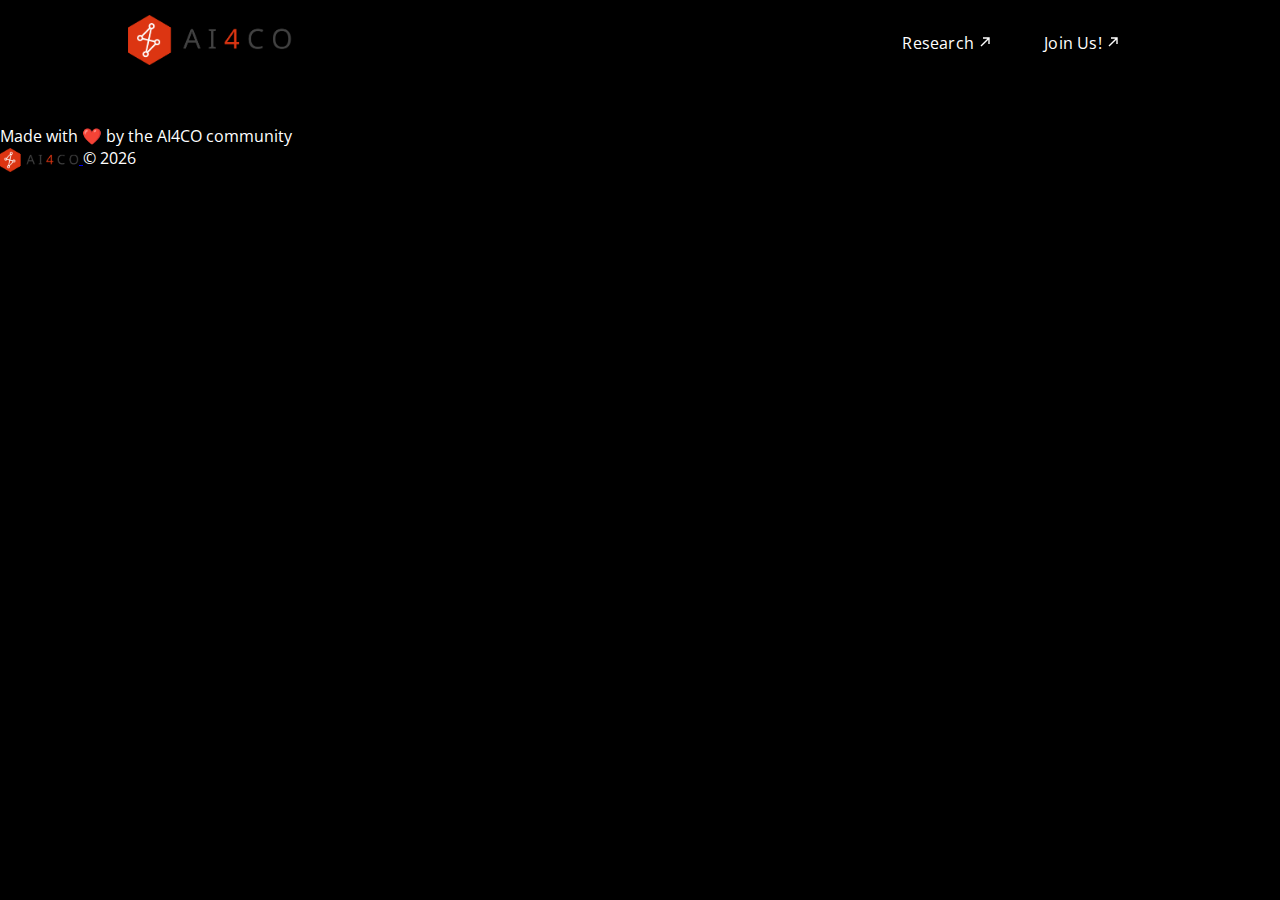
<file: main/research.html>
<!DOCTYPE html>
<html lang="en">
<head>
    <meta charset="UTF-8">
    <meta name="viewport" content="width=device-width, initial-scale=1.0">
    <title>AI4CO</title>
    <link rel="icon" type="image/svg" href="../images/ai4co_icon.svg">
    <link rel="stylesheet" href="../css/main.css">
    <link href="https://fonts.googleapis.com/css2?family=Open+Sans:wght@100;200;300;400;500&display=swap" rel="stylesheet">
    <link href="https://fonts.googleapis.com/css2?family=Nanum+Myeongjo:wght@100&display=swap" rel="stylesheet">
</head>
<body>
    <nav class="navbar">
        <div class="navbar-brand">
            <a href="/">
                <!-- Place your logo here -->
                <img src="../assets/logos/ai4co-logo-black.png" alt="AI4CO Logo">
            </a>
        </div>
        <div class="navbar-icon">Menu</div>
        <div class="navbar-menu">
            <a href="research.html">Research <svg data-v-67d7128c="" fill="none" xmlns="http://www.w3.org/2000/svg" viewBox="0 0 16 16" class="a-icon--arrow-north-east400 a-icon--text a-icon--no-align top-[0.05em] relative f-ui-1 ml-2 -mr-4" data-new="" aria-hidden="true" style="width: 1em; height: 1em;"><polygon data-v-67d7128c="" fill="currentColor" points="5 4.31 5 5.69 9.33 5.69 2.51 12.51 3.49 13.49 10.31 6.67 10.31 11 11.69 11 11.69 4.31 5 4.31"></polygon></svg></a>
            <a href="https://join.slack.com/t/rl4co/shared_invite/zt-1ytz2c1v4-0IkQ8NQH4TRXIX8PrRmDhQ">Join Us! <svg data-v-67d7128c="" fill="none" xmlns="http://www.w3.org/2000/svg" viewBox="0 0 16 16" class="a-icon--arrow-north-east400 a-icon--text a-icon--no-align top-[0.05em] relative f-ui-1 ml-2 -mr-4" data-new="" aria-hidden="true" style="width: 1em; height: 1em;"><polygon data-v-67d7128c="" fill="currentColor" points="5 4.31 5 5.69 9.33 5.69 2.51 12.51 3.49 13.49 10.31 6.67 10.31 11 11.69 11 11.69 4.31 5 4.31"></polygon></svg></a>
        </div>
    </nav>
    <script src="../js/nav.js"></script>

<!-- Coming soon! -->

</body>

<!-- Footer -->
<footer class="site-footer">
    <div class="footer-content-row">
        <div class="footer-heart">
            Made with ❤️ by the AI4CO community 
        </div>
    </div>
    <div class="footer-copyright">
        <a href="https://ai4co.org">
            <img src="../assets/logos/ai4co-logo-black.png" alt="AI4CO Logo" style="height: 1.5em; width: auto; vertical-align: middle;">
        </a>
         <span> © 2026
    </div>
</footer>


</html>
</file>
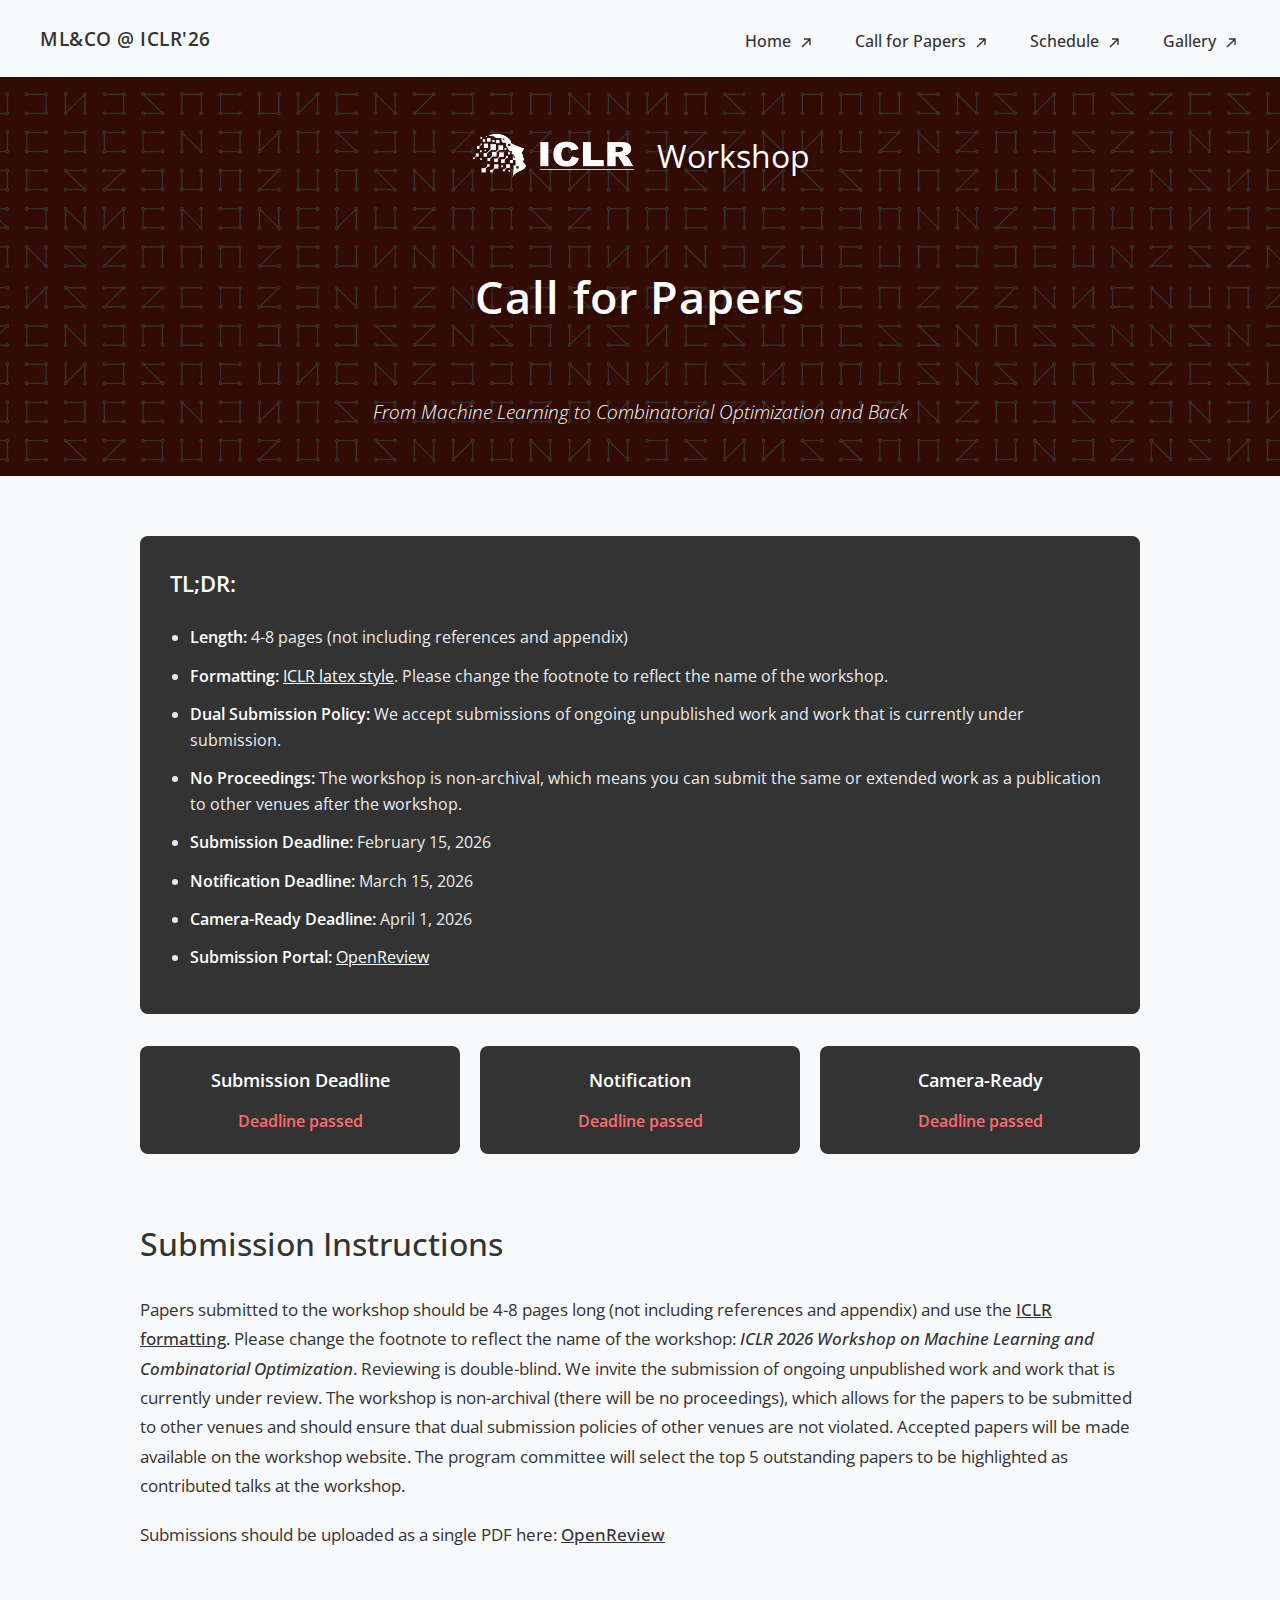
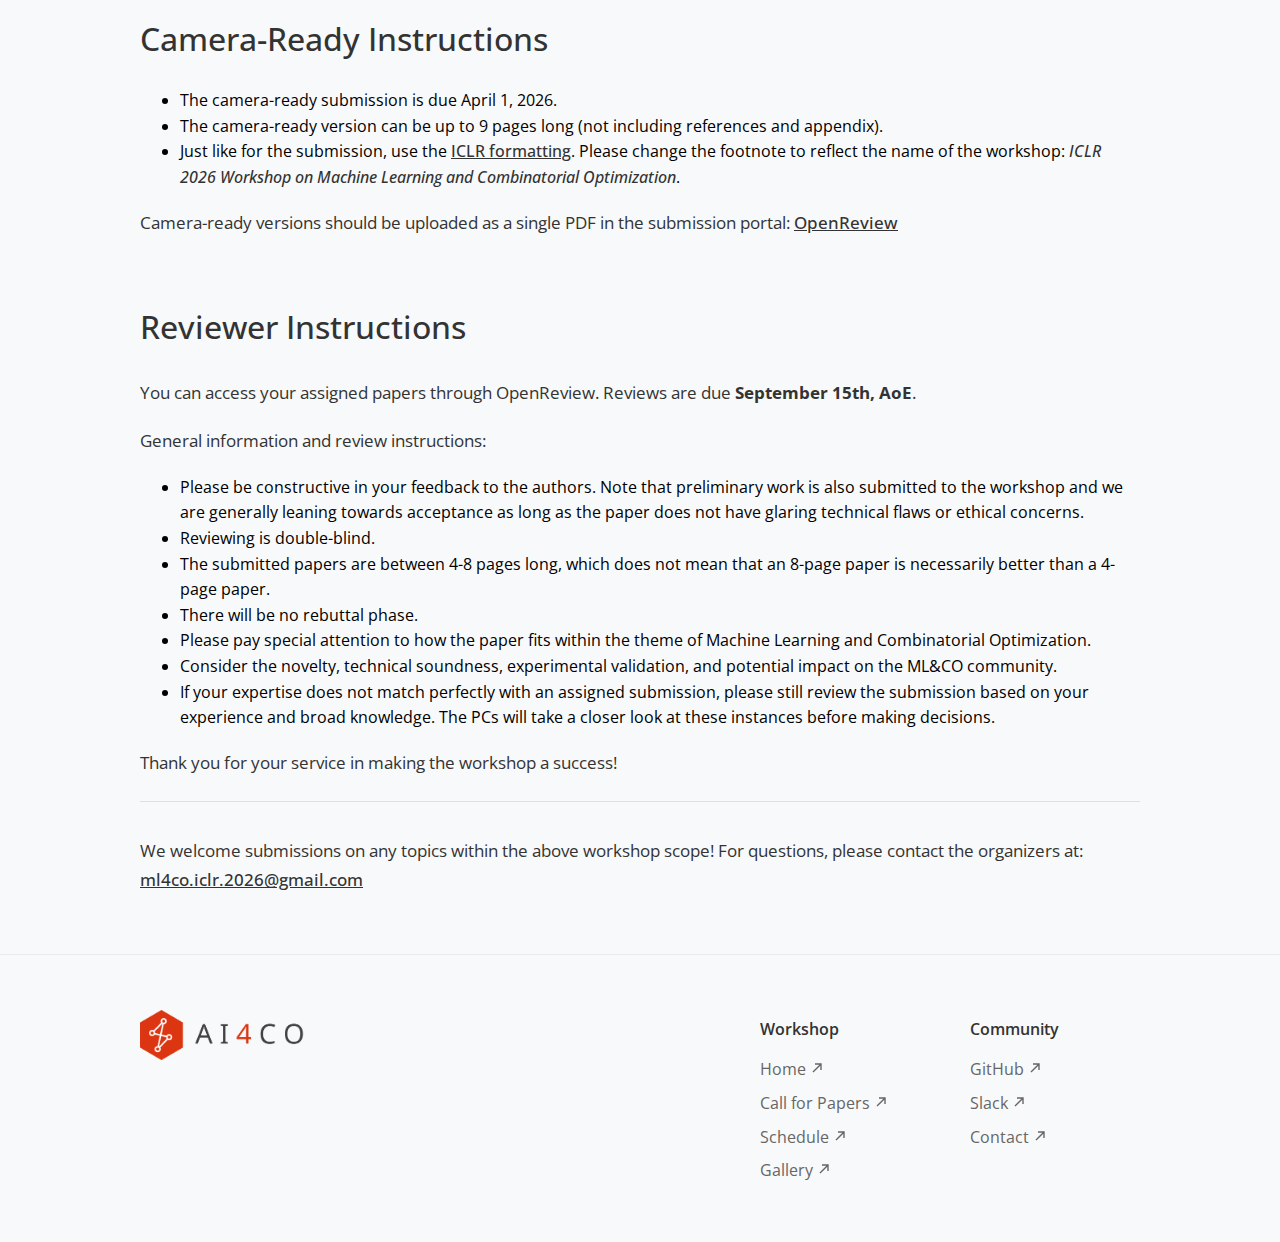
<file: workshop/call-for-papers.html>
<!DOCTYPE html>
<html lang="en">
<head>
    <meta charset="UTF-8">
    <meta name="viewport" content="width=device-width, initial-scale=1.0">
    <title>Call for Papers - 1st Workshop on Machine Learning and Combinatorial Optimization (ML&CO 2026)</title>
    <link rel="icon" type="image/svg" href="../images/ai4co_icon.svg">
    <link rel="stylesheet" href="../css/workshop.css">
    <link href="https://fonts.googleapis.com/css2?family=Open+Sans:wght@100;200;300;400;500;600;700&display=swap" rel="stylesheet">
</head>
<body>
    <nav class="navbar">
        <div class="navbar-brand">
            <a href="https://ai4co.org/workshop" target="_blank">ML&CO @ ICLR'26</a>
        </div>
        <div class="navbar-icon">Menu</div>
        <div class="navbar-menu">
            <a href="../workshop.html">Home <svg data-v-67d7128c="" fill="none" xmlns="http://www.w3.org/2000/svg" viewBox="0 0 16 16" class="a-icon--arrow-north-east400 a-icon--text a-icon--no-align top-[0.05em] relative f-ui-1 ml-2 -mr-4" data-new="" aria-hidden="true" style="width: 1em; height: 1em;"><polygon data-v-67d7128c="" fill="currentColor" points="5 4.31 5 5.69 9.33 5.69 2.51 12.51 3.49 13.49 10.31 6.67 10.31 11 11.69 11 11.69 4.31 5 4.31"></polygon></svg></a>
            <a href="call-for-papers.html">Call for Papers <svg data-v-67d7128c="" fill="none" xmlns="http://www.w3.org/2000/svg" viewBox="0 0 16 16" class="a-icon--arrow-north-east400 a-icon--text a-icon--no-align top-[0.05em] relative f-ui-1 ml-2 -mr-4" data-new="" aria-hidden="true" style="width: 1em; height: 1em;"><polygon data-v-67d7128c="" fill="currentColor" points="5 4.31 5 5.69 9.33 5.69 2.51 12.51 3.49 13.49 10.31 6.67 10.31 11 11.69 11 11.69 4.31 5 4.31"></polygon></svg></a>
            <a href="schedule.html">Schedule <svg data-v-67d7128c="" fill="none" xmlns="http://www.w3.org/2000/svg" viewBox="0 0 16 16" class="a-icon--arrow-north-east400 a-icon--text a-icon--no-align top-[0.05em] relative f-ui-1 ml-2 -mr-4" data-new="" aria-hidden="true" style="width: 1em; height: 1em;"><polygon data-v-67d7128c="" fill="currentColor" points="5 4.31 5 5.69 9.33 5.69 2.51 12.51 3.49 13.49 10.31 6.67 10.31 11 11.69 11 11.69 4.31 5 4.31"></polygon></svg></a>
            <a href="gallery.html">Gallery <svg data-v-67d7128c="" fill="none" xmlns="http://www.w3.org/2000/svg" viewBox="0 0 16 16" class="a-icon--arrow-north-east400 a-icon--text a-icon--no-align top-[0.05em] relative f-ui-1 ml-2 -mr-4" data-new="" aria-hidden="true" style="width: 1em; height: 1em;"><polygon data-v-67d7128c="" fill="currentColor" points="5 4.31 5 5.69 9.33 5.69 2.51 12.51 3.49 13.49 10.31 6.67 10.31 11 11.69 11 11.69 4.31 5 4.31"></polygon></svg></a>
        </div>
    </nav>

    <section class="hero-section">
        <div class="hero-overlay"></div>
        <div class="hero-content">
            <div class="hero-subtitle">
                <img src="../assets/images/iclr-logo.png" alt="ICLR Logo">
                <span>Workshop</span>
            </div>
            <div class="hero-title">Call for Papers</div>
            <div class="hero-details"><i>From Machine Learning to Combinatorial Optimization and Back</i></div>
        </div>
    </section>

    <section class="content-section">
        <!-- <div style="text-align: center;">
            <h2>Call for Papers</h2>
        </div> -->
        
        <div class="tldr-section">
            <h3>TL;DR:</h3>
            <ul>
                <li><strong>Length:</strong> 4-8 pages (not including references and appendix)</li>
                <li><strong>Formatting:</strong> <a href="https://iclr.cc/Conferences/2026/WorkshopGuide">ICLR latex style</a>. Please change the footnote to reflect the name of the workshop.</li>
                <li><strong>Dual Submission Policy:</strong> We accept submissions of ongoing unpublished work and work that is currently under submission.</li>
                <li><strong>No Proceedings:</strong> The workshop is non-archival, which means you can submit the same or extended work as a publication to other venues after the workshop.</li>
                <li><strong>Submission Deadline:</strong> February 15, 2026</li>
                <li><strong>Notification Deadline:</strong> March 15, 2026</li>
                <li><strong>Camera-Ready Deadline:</strong> April 1, 2026</li>
                <li><strong>Submission Portal:</strong> <a href="#">OpenReview</a></li>
            </ul>
        </div>

        <!-- Countdown Timers -->
        <div class="countdown-container">
            <div class="countdown-item">
                <h4>Submission Deadline</h4>
                <div class="countdown-timer" id="countdown-submission"></div>
            </div>
            <div class="countdown-item">
                <h4>Notification</h4>
                <div class="countdown-timer" id="countdown-notification"></div>
            </div>
            <div class="countdown-item">
                <h4>Camera-Ready</h4>
                <div class="countdown-timer" id="countdown-camera-ready"></div>
            </div>
        </div>

        <div>
            <h2 class="subpage-section-title">Submission Instructions</h2>
            <p>Papers submitted to the workshop should be 4-8 pages long (not including references and appendix) and use the <a href="https://iclr.cc/Conferences/2026/WorkshopGuide" class="cfp-link">ICLR formatting</a>. Please change the footnote to reflect the name of the workshop: <em>ICLR 2026 Workshop on Machine Learning and Combinatorial Optimization</em>. Reviewing is double-blind. We invite the submission of ongoing unpublished work and work that is currently under review. The workshop is non-archival (there will be no proceedings), which allows for the papers to be submitted to other venues and should ensure that dual submission policies of other venues are not violated. Accepted papers will be made available on the workshop website. The program committee will select the top 5 outstanding papers to be highlighted as contributed talks at the workshop.</p>
            <p>Submissions should be uploaded as a single PDF here: <a href="#" class="cfp-link">OpenReview</a></p>
        </div>

        <div>
            <h2 class="subpage-section-title">Camera-Ready Instructions</h2>
            <ul>
                <li>The camera-ready submission is due April 1, 2026.</li>
                <li>The camera-ready version can be up to 9 pages long (not including references and appendix).</li>
                <li>Just like for the submission, use the <a href="https://iclr.cc/Conferences/2026/WorkshopGuide" class="cfp-link">ICLR formatting</a>. Please change the footnote to reflect the name of the workshop: <em>ICLR 2026 Workshop on Machine Learning and Combinatorial Optimization</em>.</li>
            </ul>
            <p>Camera-ready versions should be uploaded as a single PDF in the submission portal: <a href="#" class="cfp-link">OpenReview</a></p>
        </div>

        <div>
            <h2 class="subpage-section-title">Reviewer Instructions</h2>
            <p>You can access your assigned papers through OpenReview. Reviews are due <strong>September 15th, AoE</strong>.</p>
            <p>General information and review instructions:</p>
            <ul>
                <li>Please be constructive in your feedback to the authors. Note that preliminary work is also submitted to the workshop and we are generally leaning towards acceptance as long as the paper does not have glaring technical flaws or ethical concerns.</li>
                <li>Reviewing is double-blind.</li>
                <li>The submitted papers are between 4-8 pages long, which does not mean that an 8-page paper is necessarily better than a 4-page paper.</li>
                <li>There will be no rebuttal phase.</li>
                <li>Please pay special attention to how the paper fits within the theme of Machine Learning and Combinatorial Optimization.</li>
                <li>Consider the novelty, technical soundness, experimental validation, and potential impact on the ML&CO community.</li>
                <li>If your expertise does not match perfectly with an assigned submission, please still review the submission based on your experience and broad knowledge. The PCs will take a closer look at these instances before making decisions.</li>
            </ul>
            <p>Thank you for your service in making the workshop a success!</p>
        </div>

        <div class="cfp-footer">
            <p>We welcome submissions on any topics within the above workshop scope! For questions, please contact the organizers at: <a href="mailto:ml4co.iclr.2026@gmail.com" class="cfp-link">ml4co.iclr.2026@gmail.com</a></p>
        </div>
    </section>

    <footer class="site-footer">
        <div class="footer-container">
            <div class="footer-content">
                <div class="footer-logo">
                    <img src="../assets/logos/ai4co-logo-black.png" alt="AI4CO Logo">
                </div>
                <div class="footer-columns">
                    <div class="footer-column">
                        <h4>Workshop</h4>
                        <ul>
                            <li><a href="../workshop.html">Home <svg data-v-67d7128c="" fill="none" xmlns="http://www.w3.org/2000/svg" viewBox="0 0 16 16" class="a-icon--arrow-north-east400 a-icon--text a-icon--no-align top-[0.05em] relative f-ui-1 ml-2 -mr-4" data-new="" aria-hidden="true" style="width: 1em; height: 1em;"><polygon data-v-67d7128c="" fill="currentColor" points="5 4.31 5 5.69 9.33 5.69 2.51 12.51 3.49 13.49 10.31 6.67 10.31 11 11.69 11 11.69 4.31 5 4.31"></polygon></svg></a></li>
                            <li><a href="../workshop/call-for-papers.html">Call for Papers <svg data-v-67d7128c="" fill="none" xmlns="http://www.w3.org/2000/svg" viewBox="0 0 16 16" class="a-icon--arrow-north-east400 a-icon--text a-icon--no-align top-[0.05em] relative f-ui-1 ml-2 -mr-4" data-new="" aria-hidden="true" style="width: 1em; height: 1em;"><polygon data-v-67d7128c="" fill="currentColor" points="5 4.31 5 5.69 9.33 5.69 2.51 12.51 3.49 13.49 10.31 6.67 10.31 11 11.69 11 11.69 4.31 5 4.31"></polygon></svg></a></li>
                            <li><a href="../workshop/schedule.html">Schedule <svg data-v-67d7128c="" fill="none" xmlns="http://www.w3.org/2000/svg" viewBox="0 0 16 16" class="a-icon--arrow-north-east400 a-icon--text a-icon--no-align top-[0.05em] relative f-ui-1 ml-2 -mr-4" data-new="" aria-hidden="true" style="width: 1em; height: 1em;"><polygon data-v-67d7128c="" fill="currentColor" points="5 4.31 5 5.69 9.33 5.69 2.51 12.51 3.49 13.49 10.31 6.67 10.31 11 11.69 11 11.69 4.31 5 4.31"></polygon></svg></a></li>
                            <li><a href="../workshop/gallery.html">Gallery <svg data-v-67d7128c="" fill="none" xmlns="http://www.w3.org/2000/svg" viewBox="0 0 16 16" class="a-icon--arrow-north-east400 a-icon--text a-icon--no-align top-[0.05em] relative f-ui-1 ml-2 -mr-4" data-new="" aria-hidden="true" style="width: 1em; height: 1em;"><polygon data-v-67d7128c="" fill="currentColor" points="5 4.31 5 5.69 9.33 5.69 2.51 12.51 3.49 13.49 10.31 6.67 10.31 11 11.69 11 11.69 4.31 5 4.31"></polygon></svg></a></li>
                        </ul>
                    </div>
                    <div class="footer-column">
                        <h4>Community</h4>
                        <ul>
                            <li><a href="https://github.com/ai4co">GitHub <svg data-v-67d7128c="" fill="none" xmlns="http://www.w3.org/2000/svg" viewBox="0 0 16 16" class="a-icon--arrow-north-east400 a-icon--text a-icon--no-align top-[0.05em] relative f-ui-1 ml-2 -mr-4" data-new="" aria-hidden="true" style="width: 1em; height: 1em;"><polygon data-v-67d7128c="" fill="currentColor" points="5 4.31 5 5.69 9.33 5.69 2.51 12.51 3.49 13.49 10.31 6.67 10.31 11 11.69 11 11.69 4.31 5 4.31"></polygon></svg></a></li>
                            <li><a href="https://join.slack.com/t/rl4co/shared_invite/zt-1ytz2c1v4-0IkQ8NQH4TRXIX8PrRmDhQ">Slack <svg data-v-67d7128c="" fill="none" xmlns="http://www.w3.org/2000/svg" viewBox="0 0 16 16" class="a-icon--arrow-north-east400 a-icon--text a-icon--no-align top-[0.05em] relative f-ui-1 ml-2 -mr-4" data-new="" aria-hidden="true" style="width: 1em; height: 1em;"><polygon data-v-67d7128c="" fill="currentColor" points="5 4.31 5 5.69 9.33 5.69 2.51 12.51 3.49 13.49 10.31 6.67 10.31 11 11.69 11 11.69 4.31 5 4.31"></polygon></svg></a></li>
                            <li><a href="mailto:ml4co.iclr.2026@gmail.com">Contact <svg data-v-67d7128c="" fill="none" xmlns="http://www.w3.org/2000/svg" viewBox="0 0 16 16" class="a-icon--arrow-north-east400 a-icon--text a-icon--no-align top-[0.05em] relative f-ui-1 ml-2 -mr-4" data-new="" aria-hidden="true" style="width: 1em; height: 1em;"><polygon data-v-67d7128c="" fill="currentColor" points="5 4.31 5 5.69 9.33 5.69 2.51 12.51 3.49 13.49 10.31 6.67 10.31 11 11.69 11 11.69 4.31 5 4.31"></polygon></svg></a></li>
                        </ul>
                    </div>
                </div>
            </div>
            <!-- <div class="footer-bottom">
                <div class="footer-info">
                    <p>AI4CO © 2025</p>
                </div>
                <div class="footer-social">
                    <a href="https://github.com/ai4co">GitHub</a>
                    <a href="https://join.slack.com/t/rl4co/shared_invite/zt-1ytz2c1v4-0IkQ8NQH4TRXIX8PrRmDhQ">Slack</a>
                </div>
            </div> -->
        </div>
    </footer>

    <script src="../js/nav.js"></script>
    <script src="../js/countdown.js"></script>
</body>
</html>
</file>
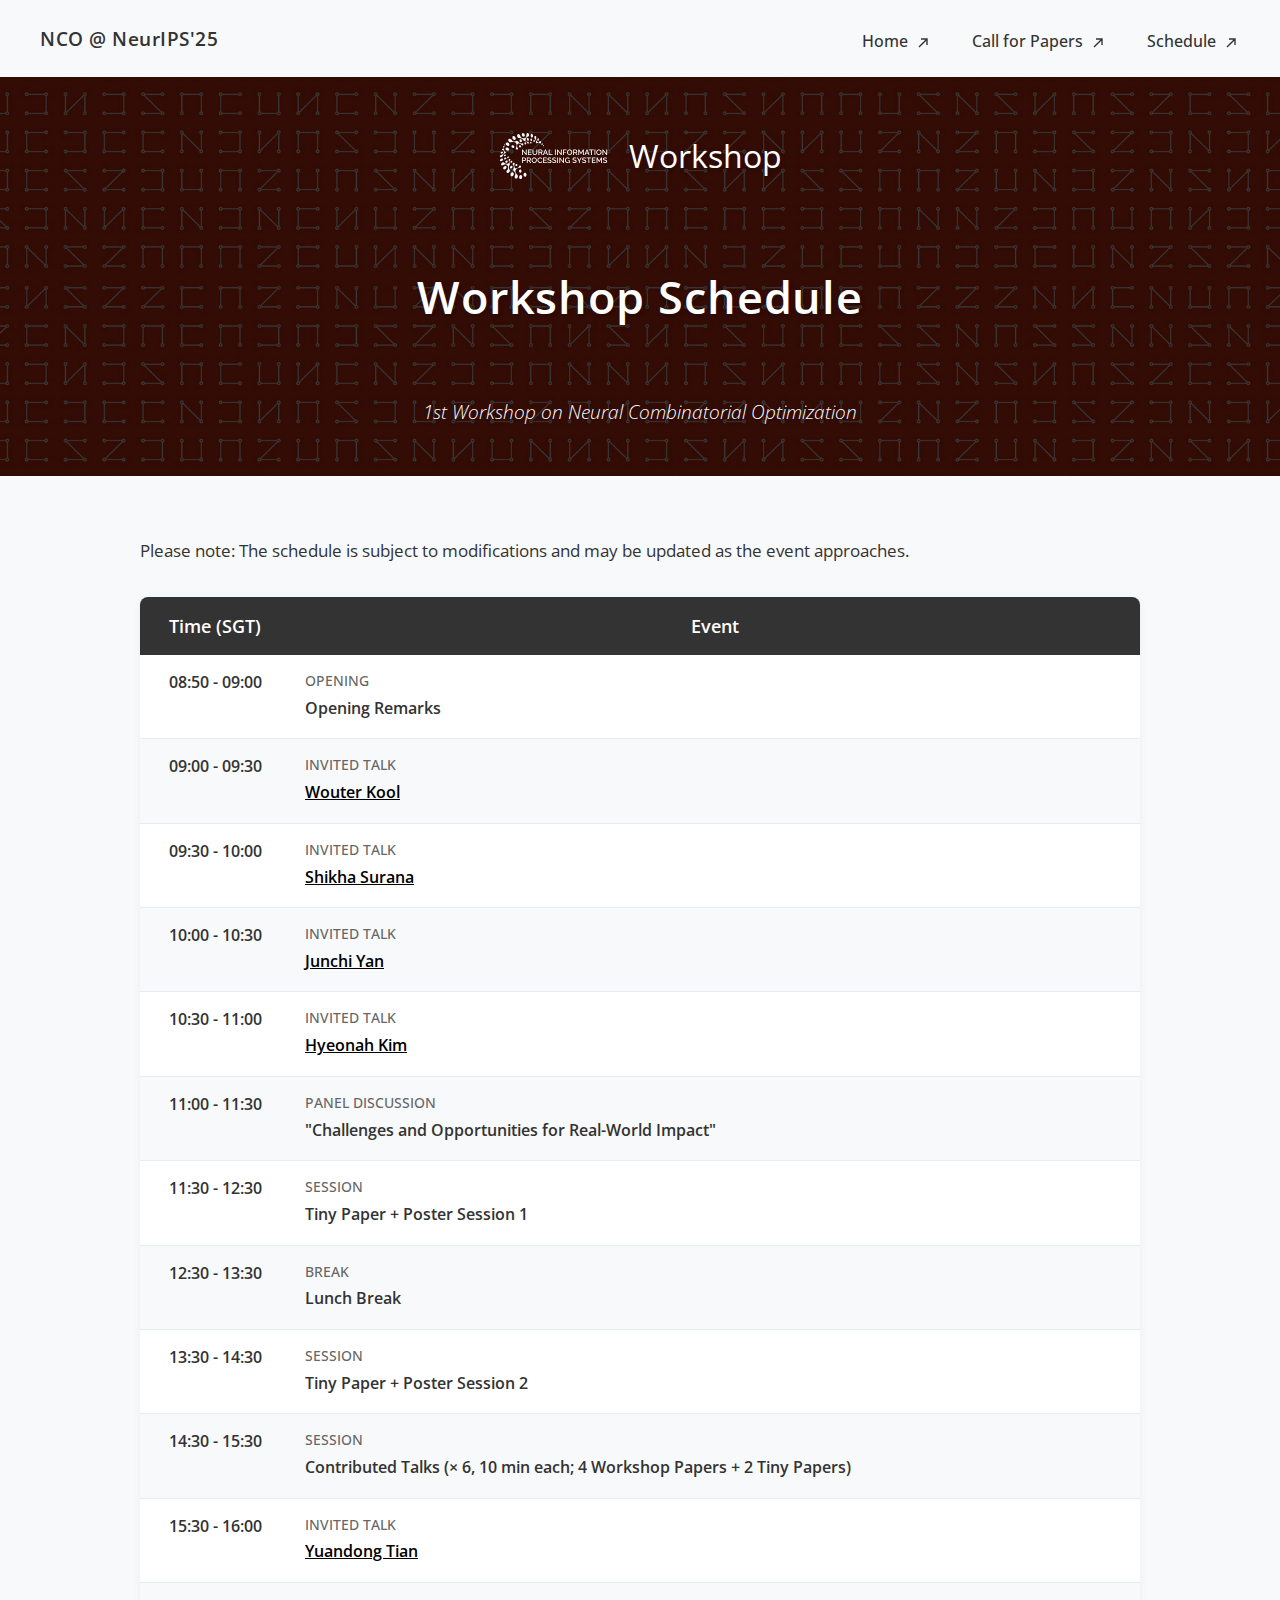
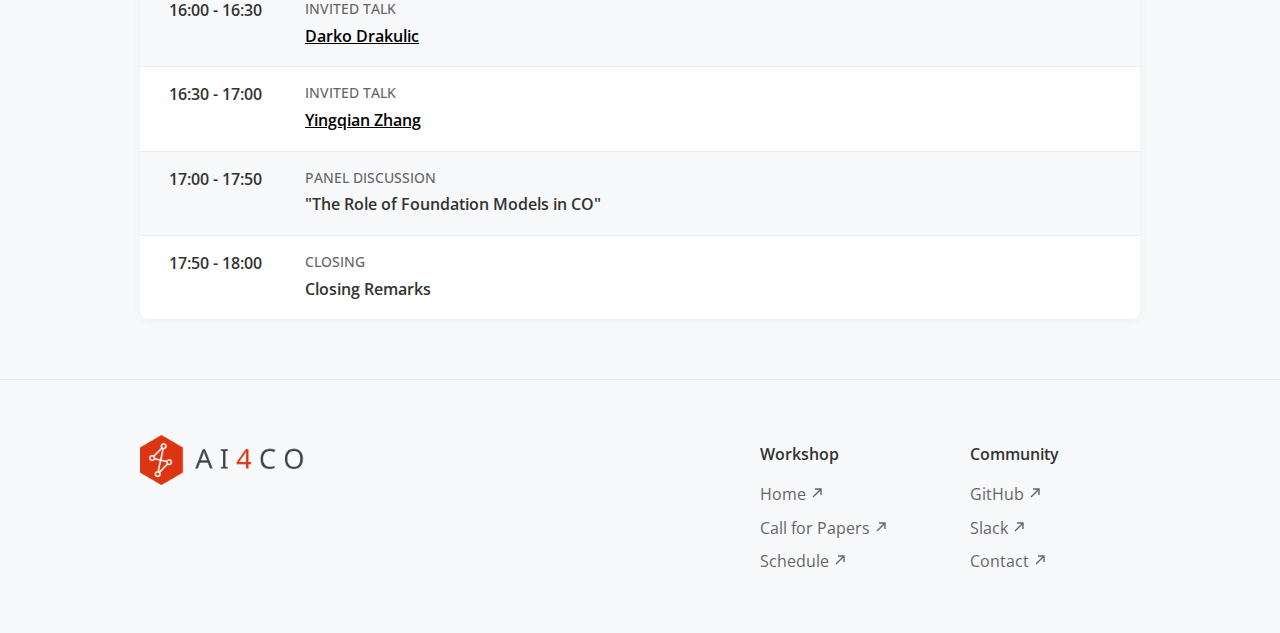
<file: workshop/schedule.html>
<!DOCTYPE html>
<html lang="en">
<head>
    <meta charset="UTF-8">
    <meta name="viewport" content="width=device-width, initial-scale=1.0">
    <title>1st Workshop on Neural Combinatorial Optimization (NCO 2025)</title>
    <link rel="icon" type="image/svg" href="../images/ai4co_icon.svg">
    <link rel="stylesheet" href="../css/workshop.css">
    <link href="https://fonts.googleapis.com/css2?family=Open+Sans:wght@100;200;300;400;500;600;700&display=swap" rel="stylesheet">
</head>
<body>
    <nav class="navbar">
        <div class="navbar-brand">
            <a href="https://ai4co.org/workshop" target="_blank">NCO @ NeurIPS'25</a>
        </div>
        <div class="navbar-icon">Menu</div>
        <div class="navbar-menu">
            <a href="../workshop.html">Home <svg data-v-67d7128c="" fill="none" xmlns="http://www.w3.org/2000/svg" viewBox="0 0 16 16" class="a-icon--arrow-north-east400 a-icon--text a-icon--no-align top-[0.05em] relative f-ui-1 ml-2 -mr-4" data-new="" aria-hidden="true" style="width: 1em; height: 1em;"><polygon data-v-67d7128c="" fill="currentColor" points="5 4.31 5 5.69 9.33 5.69 2.51 12.51 3.49 13.49 10.31 6.67 10.31 11 11.69 11 11.69 4.31 5 4.31"></polygon></svg></a>
            <a href="call-for-papers.html">Call for Papers <svg data-v-67d7128c="" fill="none" xmlns="http://www.w3.org/2000/svg" viewBox="0 0 16 16" class="a-icon--arrow-north-east400 a-icon--text a-icon--no-align top-[0.05em] relative f-ui-1 ml-2 -mr-4" data-new="" aria-hidden="true" style="width: 1em; height: 1em;"><polygon data-v-67d7128c="" fill="currentColor" points="5 4.31 5 5.69 9.33 5.69 2.51 12.51 3.49 13.49 10.31 6.67 10.31 11 11.69 11 11.69 4.31 5 4.31"></polygon></svg></a>
            <a href="schedule.html">Schedule <svg data-v-67d7128c="" fill="none" xmlns="http://www.w3.org/2000/svg" viewBox="0 0 16 16" class="a-icon--arrow-north-east400 a-icon--text a-icon--no-align top-[0.05em] relative f-ui-1 ml-2 -mr-4" data-new="" aria-hidden="true" style="width: 1em; height: 1em;"><polygon data-v-67d7128c="" fill="currentColor" points="5 4.31 5 5.69 9.33 5.69 2.51 12.51 3.49 13.49 10.31 6.67 10.31 11 11.69 11 11.69 4.31 5 4.31"></polygon></svg></a>
        </div>
    </nav>

    <section class="hero-section">
        <div class="hero-overlay"></div>
        <div class="hero-content">
            <div class="hero-subtitle">
                <img src="../assets/images/neurips-logo.svg" alt="NeurIPS Logo">
                <span class="hero-subtitle-text">Workshop</span>
            </div>
            <div class="hero-title">Workshop Schedule</div>
            <div class="hero-details"><i>1st Workshop on Neural Combinatorial Optimization</i></div>
        </div>
    </section>

    <section class="content-section" id="schedule">

        <!-- <div style="text-align: center;">
            <h2>Schedule</h2>
        </div> -->

        <p>Please note: The schedule is subject to modifications and may be updated as the event approaches. </p>
        
        <table class="schedule-table">
            <thead>
                <tr>
                    <th>Time (SGT)</th>
                    <th>Event</th>
                </tr>
            </thead>
            <tbody>
                <tr>
                    <td class="time-cell">08:50 - 09:00</td>
                    <td class="event-cell">
                        <div class="event-type">Opening</div>
                        <div class="event-title">Opening Remarks</div>
                    </td>
                </tr>
                <tr>
                    <td class="time-cell">09:00 - 09:30</td>
                    <td class="event-cell">
                        <div class="event-type">Invited Talk</div>
                        <div class="event-title"><span class="event-speaker">Wouter Kool</span></div>
                    </td>
                </tr>
                <tr>
                    <td class="time-cell">09:30 - 10:00</td>
                    <td class="event-cell">
                        <div class="event-type">Invited Talk</div>
                        <div class="event-title"><span class="event-speaker">Shikha Surana</span></div>
                    </td>
                </tr>
                <tr>
                    <td class="time-cell">10:00 - 10:30</td>
                    <td class="event-cell">
                        <div class="event-type">Invited Talk</div>
                        <div class="event-title"><span class="event-speaker">Junchi Yan</span></div>
                    </td>
                </tr>
                <tr>
                    <td class="time-cell">10:30 - 11:00</td>
                    <td class="event-cell">
                        <div class="event-type">Invited Talk</div>
                        <div class="event-title"><span class="event-speaker">Hyeonah Kim</span></div>
                    </td>
                </tr>
                <tr>
                    <td class="time-cell">11:00 - 11:30</td>
                    <td class="event-cell">
                        <div class="event-type">Panel Discussion</div>
                        <div class="event-title">"Challenges and Opportunities for Real-World Impact"</div>
                    </td>
                </tr>
                <tr>
                    <td class="time-cell">11:30 - 12:30</td>
                    <td class="event-cell">
                        <div class="event-type">Session</div>
                        <div class="event-title">Tiny Paper + Poster Session 1</div>
                    </td>
                </tr>
                <tr>
                    <td class="time-cell">12:30 - 13:30</td>
                    <td class="event-cell">
                        <div class="event-type">Break</div>
                        <div class="event-title">Lunch Break</div>
                    </td>
                </tr>
                <tr>
                    <td class="time-cell">13:30 - 14:30</td>
                    <td class="event-cell">
                        <div class="event-type">Session</div>
                        <div class="event-title">Tiny Paper + Poster Session 2</div>
                    </td>
                </tr>
                <tr>
                    <td class="time-cell">14:30 - 15:30</td>
                    <td class="event-cell">
                        <div class="event-type">Session</div>
                        <div class="event-title">Contributed Talks (× 6, 10 min each; 4 Workshop Papers + 2 Tiny Papers)</div>
                    </td>
                </tr>
                <tr>
                    <td class="time-cell">15:30 - 16:00</td>
                    <td class="event-cell">
                        <div class="event-type">Invited Talk</div>
                        <div class="event-title"><span class="event-speaker">Yuandong Tian</span></div>
                    </td>
                </tr>
                <tr>
                    <td class="time-cell">16:00 - 16:30</td>
                    <td class="event-cell">
                        <div class="event-type">Invited Talk</div>
                        <div class="event-title"><span class="event-speaker">Darko Drakulic</span></div>
                    </td>
                </tr>
                <tr>
                    <td class="time-cell">16:30 - 17:00</td>
                    <td class="event-cell">
                        <div class="event-type">Invited Talk</div>
                        <div class="event-title"><span class="event-speaker">Yingqian Zhang</span></div>
                    </td>
                </tr>
                <tr>
                    <td class="time-cell">17:00 - 17:50</td>
                    <td class="event-cell">
                        <div class="event-type">Panel Discussion</div>
                        <div class="event-title">"The Role of Foundation Models in CO"</div>
                    </td>
                </tr>
                <tr>
                    <td class="time-cell">17:50 - 18:00</td>
                    <td class="event-cell">
                        <div class="event-type">Closing</div>
                        <div class="event-title">Closing Remarks</div>
                    </td>
                </tr>
            </tbody>
        </table>
    </section>

    <footer class="site-footer">
        <div class="footer-container">
            <div class="footer-content">
                <div class="footer-logo">
                    <img src="../assets/logos/ai4co-logo-black.png" alt="AI4CO Logo">
                </div>
                <div class="footer-columns">
                    <div class="footer-column">
                        <h4>Workshop</h4>
                        <ul>
                            <li><a href="../workshop.html">Home <svg data-v-67d7128c="" fill="none" xmlns="http://www.w3.org/2000/svg" viewBox="0 0 16 16" class="a-icon--arrow-north-east400 a-icon--text a-icon--no-align top-[0.05em] relative f-ui-1 ml-2 -mr-4" data-new="" aria-hidden="true" style="width: 1em; height: 1em;"><polygon data-v-67d7128c="" fill="currentColor" points="5 4.31 5 5.69 9.33 5.69 2.51 12.51 3.49 13.49 10.31 6.67 10.31 11 11.69 11 11.69 4.31 5 4.31"></polygon></svg></a></li>
                            <li><a href="../workshop/call-for-papers.html">Call for Papers <svg data-v-67d7128c="" fill="none" xmlns="http://www.w3.org/2000/svg" viewBox="0 0 16 16" class="a-icon--arrow-north-east400 a-icon--text a-icon--no-align top-[0.05em] relative f-ui-1 ml-2 -mr-4" data-new="" aria-hidden="true" style="width: 1em; height: 1em;"><polygon data-v-67d7128c="" fill="currentColor" points="5 4.31 5 5.69 9.33 5.69 2.51 12.51 3.49 13.49 10.31 6.67 10.31 11 11.69 11 11.69 4.31 5 4.31"></polygon></svg></a></li>
                            <li><a href="../workshop/schedule.html">Schedule <svg data-v-67d7128c="" fill="none" xmlns="http://www.w3.org/2000/svg" viewBox="0 0 16 16" class="a-icon--arrow-north-east400 a-icon--text a-icon--no-align top-[0.05em] relative f-ui-1 ml-2 -mr-4" data-new="" aria-hidden="true" style="width: 1em; height: 1em;"><polygon data-v-67d7128c="" fill="currentColor" points="5 4.31 5 5.69 9.33 5.69 2.51 12.51 3.49 13.49 10.31 6.67 10.31 11 11.69 11 11.69 4.31 5 4.31"></polygon></svg></a></li>
                        </ul>
                    </div>
                    <div class="footer-column">
                        <h4>Community</h4>
                        <ul>
                            <li><a href="https://github.com/ai4co">GitHub <svg data-v-67d7128c="" fill="none" xmlns="http://www.w3.org/2000/svg" viewBox="0 0 16 16" class="a-icon--arrow-north-east400 a-icon--text a-icon--no-align top-[0.05em] relative f-ui-1 ml-2 -mr-4" data-new="" aria-hidden="true" style="width: 1em; height: 1em;"><polygon data-v-67d7128c="" fill="currentColor" points="5 4.31 5 5.69 9.33 5.69 2.51 12.51 3.49 13.49 10.31 6.67 10.31 11 11.69 11 11.69 4.31 5 4.31"></polygon></svg></a></li>
                            <li><a href="https://join.slack.com/t/rl4co/shared_invite/zt-1ytz2c1v4-0IkQ8NQH4TRXIX8PrRmDhQ">Slack <svg data-v-67d7128c="" fill="none" xmlns="http://www.w3.org/2000/svg" viewBox="0 0 16 16" class="a-icon--arrow-north-east400 a-icon--text a-icon--no-align top-[0.05em] relative f-ui-1 ml-2 -mr-4" data-new="" aria-hidden="true" style="width: 1em; height: 1em;"><polygon data-v-67d7128c="" fill="currentColor" points="5 4.31 5 5.69 9.33 5.69 2.51 12.51 3.49 13.49 10.31 6.67 10.31 11 11.69 11 11.69 4.31 5 4.31"></polygon></svg></a></li>
                            <li><a href="mailto:nco.neurips.2025@gmail.com">Contact <svg data-v-67d7128c="" fill="none" xmlns="http://www.w3.org/2000/svg" viewBox="0 0 16 16" class="a-icon--arrow-north-east400 a-icon--text a-icon--no-align top-[0.05em] relative f-ui-1 ml-2 -mr-4" data-new="" aria-hidden="true" style="width: 1em; height: 1em;"><polygon data-v-67d7128c="" fill="currentColor" points="5 4.31 5 5.69 9.33 5.69 2.51 12.51 3.49 13.49 10.31 6.67 10.31 11 11.69 11 11.69 4.31 5 4.31"></polygon></svg></a></li>
                        </ul>
                    </div>
                </div>
            </div>
            <!-- <div class="footer-bottom">
                <div class="footer-info">
                    <p>AI4CO © 2025</p>
                </div>
                <div class="footer-social">
                    <a href="https://github.com/ai4co">GitHub</a>
                    <a href="https://join.slack.com/t/rl4co/shared_invite/zt-1ytz2c1v4-0IkQ8NQH4TRXIX8PrRmDhQ">Slack</a>
                </div>
            </div> -->
        </div>
    </footer>

    <script src="../js/nav.js"></script>
    <script src="../js/countdown.js"></script>
</body>
</html>
</file>
<file: css/main.css>
body {
    margin: 0;
    font-family: Open Sans, Arial, sans-serif;
    background-color: #000000;
}

.navbar {
    display: flex;
    justify-content: space-between;
    align-items: center;
    color: white;
    padding: 15px 10%;
}

.navbar-brand img {
    height: 50px;
}

.navbar-icon {
    display: none;
    font-size: 24px;
    cursor: pointer;
}

.navbar-menu {
    display: flex;
    align-items: center;
    padding-right: 30px;
    font-family: Open Sans, system-ui, -apple-system, "Helvetica Neue", Arial, sans-serif;
    font-size: 16px;
    font-weight: 400;
    letter-spacing: 0.2px;
}

.navbar-dropdown {
    display: none;
    position: absolute;
    right: 5%;
}

.navbar-menu a {
    color: white;
    text-decoration: none;
    margin-left: 50px;
}

.navbar-menu a:hover {
    text-decoration: underline;
}

.navbar-buttons {
    display: flex;
}

@media screen and (max-width: 768px) {
    nav {
      flex-direction: column;
    }
    .navbar-menu {
      display: none; /* Hide the dropdown by default */
    }
  }

.button {
    padding: 10px 15px;
    border: none;
    margin-left: 10px;
    cursor: pointer;
    transition: background-color 0.3s ease;
}

.button:hover {
    background-color: #555;
}

.special {
    background-color: #4CAF50;
    color: white;
    border-radius: 4px;
}

.special:hover {
    background-color: #66BB6A;
}

.hero {
    background:  url('../images/ai4co_main_bg.jpg') no-repeat center center;
    background-size: cover;
    color: #fff;
    text-align: left;
    padding-top: 170px;
    /* padding-left: 100px;
    padding-right: 300px; */
    padding-left: 10%;
    padding-right: 30%;
    padding-bottom: 170px;
    /* height: 480px; */
}

.hero-nobg {
    background: #000;
}

.hero-content p {
    font-size: 48px;
    font-weight: 300;
    letter-spacing: 1px;
    line-height: 70px;
}

.hero-content-nobg p {
    margin-top: 0px;
}

#hero-minititle {
    font-size: 20px;
    font-weight: 100;
    letter-spacing: 0.2px;
    margin-bottom: 0px;
}

@media screen and (max-width: 768px) {
    .hero {
        padding-right: 10%;
    }
    .hero-content p {
        font-size: 40px;
        line-height: 60px;
    }
  }


.btn {
    display: inline-block;
    padding: 8px 20px;
    margin-right: 20px;
    background-color: transparent;
    border: 1px solid #fff;
    color: white;
    font-size: 16px;
    letter-spacing: 0.2px;
    text-decoration: none;
    border-radius: 8px;
    cursor: pointer; /* Changes the cursor to the pointer hand when you hover over the button */
    transition: background-color 0.3s, color 0.3s; /* Smooth transition for hover effects */
}

.btn-nobd {
    border: none;
    text-decoration: underline;
}

.btn:hover {
    background-color: #fff;
    color: #000;
}

/* Add styles for additional elements like GitHub stars and pip install command here */

.updates-section {
    color: #ffffff;
    padding: 35px 0;
}

.updates-section-title {
    padding-top: 0;
    padding-bottom: 35px;
}

.updates-section h2 {
    font-size: 38px;
    margin-top: 0;
    padding-left: 10%;
    padding-right: 10%;
    padding-bottom: 30px;
    font-family: NanumMyeongjo;
    font-weight: 100;

}

.updates-section p {
    font-size: 18px;
    letter-spacing: 0.3px;
    font-weight: 200;
    margin-top: 10px; 
}

.container {
    width: 80%;
    margin: 0 10%; /* Centers the container */
}

.updates-grid {
    display: flex;
    flex-wrap: wrap;
    gap: 150px; /* Space between the grid items */
}

.update-item {
    flex: 1;
    min-width: 50px; /* Minimum width of each item */
    /* padding: 15px; */
    border-radius: 5px; /* Optional rounded corners */
}

.update-item-lefttext {
    padding-right: 20%;
}

.update-item img {
    width: 100%;
    height: auto;
    /* width: 50px;
    height: 50px; */
    border-radius: 5px; /* Optional rounded corners for images */
}

#ai4co-news2{
    width: 50%;
    height: auto;
}

pre {
    /* overflow: auto; */
    white-space: pre-wrap;
    color: black;
    background-color: #fff;
    padding: 20px;
    border-radius: 10px;
}

.update-content h3 {
    font-size: 24px;
    font-weight: 400;
    margin-top: 10px;
}

.update-content code {
    font-size: 14px;
    font-weight: 400;
    color: #fff;
    background-color: #990000;
    padding: 5px 10px;
    border-radius: 5px;
}

.update-content .copy-btn {
    border: none;
    color: #fff;
    background-color: transparent;
}

.update-content .copy-btn img{
    width: 18px;
    height: auto;
}

.update-content-title h3 {
    font-size: 18px;
    font-weight: 500;
}

#update-date {
    font-size: 0.9rem;
}

.update-link {
    color:#fff;
    font-size: 16px;
    font-weight: 200;
    text-decoration: underline;
}

.update-link:hover {
    text-decoration: underline;
    text-decoration-color: darkgray;
}

.btn-primary {
    display: inline-block;
    padding: 10px 20px;
    background-color: #4CAF50;
    color: white;
    text-decoration: none;
    border-radius: 5px;
    text-align: center;
}

.btn-primary:hover {
    background-color: #66BB6A;
}

/* Responsive adjustments */
@media (max-width: 768px) {
    .updates-grid {
        flex-direction: column;
    }
}

hr {
    border: none; /* Remove the default border */
    height: 1px; /* Set the height of the line */
    background-color: #ffffff; /* Set the color of the line */
    margin-top: 20px;
    margin-left: 10%;
    margin-right: 10%;
}

.site-footer {
    background-color: #000; /* Or any color you prefer */
    color: #fff; /* For white text */
    padding: 40px 0;
}

.site-footer .container {
    width: 80%;
    padding-top: 30px;
    padding-bottom: 30px;
    margin: 0 auto;
    display: flex;
    justify-content: space-between;
}

.footer-logo img {
    width: 180px; /* Or the size you prefer */
}

.footer-columns {
    display: flex;
    justify-content: space-between;
}

.footer-column {
    display: flex;
    flex-direction: column;
    margin-left: 100px;
}

.footer-column h4 {
    margin-bottom: 20px;
}

.footer-column ul {
    list-style: none;
    padding: 0;
    margin: 0;
}

.footer-column ul li a {
    color: #fff; /* For white links */
    text-decoration: none;
    margin-bottom: 10px;
    display: block;
}

.footer-column ul li a:hover {
    text-decoration: underline; /* Or any other hover effect you prefer */
}

/* Responsive styles, if needed */
@media (max-width: 768px) {
    .container {
        flex-direction: column;
        align-items: center;
    }

    .footer-columns {
        flex-direction: column;
        align-items: center;
    }

    .footer-column {
        margin-bottom: 20px;
    }
}

.footer-bottom {
    width: 100%;
    border-top: 1px solid #fff; /* Light border for the top line */
    display: flex;
    justify-content: space-between;
    align-items: center;
    flex-wrap: wrap; /* Wrap for smaller screens */
}

.footer-info,
.footer-social {
    display: flex;
    align-items: center;
}

.footer-info p {
    margin-right: 30px; /* Space between text and links */
}

.legal-links {
    list-style: none;
    display: flex;
    padding: 0;
}

.legal-links li {
    margin-right: 20px; /* Space between legal links */
}

.legal-links li a,
.footer-social a {
    color: #fff;
    text-decoration: none;
    transition: color 0.3s ease;
    padding-left: 20px;
}

.legal-links li a:hover,
.footer-social a:hover {
    text-decoration: underline;
}

.back-to-top {
    color: #fff;
    text-decoration: none;
    font-weight: bold;
    padding-right: 10%;
    padding-left: 80%;
}

.back-to-top:hover {
    text-decoration: underline;
}

/* Responsive adjustments */
@media (max-width: 768px) {
    .site-footer .container {
        width: 95%; /* Adjust width for smaller screens */
        flex-direction: column;
        align-items: center;
    }

    .footer-logo img {
        margin-bottom: 20px; /* Add space below the logo */
    }

    .footer-columns {
        width: 100%; /* Full width for the column container */
        align-items: left;
    }

    .footer-column {
        margin: 0 0 20px 0; /* Adjust margin for column items */
        align-items: baseline; /* Center-align the content */
        min-width: 100px;
    }
}
</file>
<file: css/workshop.css>
body {
    margin: 0;
    font-family: 'Open Sans', Arial, sans-serif;
    background: #f8f9fa;
    line-height: 1.6;
}

/* Navigation Bar */
.navbar {
    position: fixed;
    top: 0;
    left: 0;
    right: 0;
    background: #f8f9fa;
    z-index: 1000;
    padding: 22px 0 15px 0;
    transition: all 0.3s ease;
    min-height: 70px;
    box-sizing: border-box;
}

.navbar-brand {
    position: absolute;
    left: 40px;
    top: 50%;
    transform: translateY(-50%);
}

.navbar-brand a {
    color: #333;
    text-decoration: none;
    font-size: 1.2rem;
    font-weight: 600;
    letter-spacing: 0.5px;
}

.navbar-brand a:hover {
    color: #DC3512;
}

.navbar-menu {
    display: flex;
    justify-content: flex-end;
    padding-right: 40px;
    gap: 40px;
    align-items: center;
    min-height: 40px;
}

.navbar-menu a {
    color: #333;
    text-decoration: none;
    font-weight: 500;
    font-size: 1rem;
    transition: color 0.2s;
    display: flex;
    align-items: center;
}

.navbar-menu a:hover {
    color: #DC3512;
    text-decoration: underline;
    text-decoration-color: #DC3512;
    text-decoration-thickness: 2px;
    text-underline-offset: 4px;
}

.navbar-menu svg {
    margin-left: 8px;
    width: 1em;
    height: 1em;
}

.navbar-icon {
    display: none;
    position: absolute;
    right: 40px;
    top: 50%;
    transform: translateY(-50%);
    color: #333;
    cursor: pointer;
    font-weight: 500;
}

/* Hero Section */
.hero-section {
    position: relative;
    width: 100vw;
    min-height: 40vh;
    color: #fff;
    display: flex;
    align-items: center;
    justify-content: center;
    text-align: center;
    background: url('../assets/images/workshop-title-background.jpg') center/cover no-repeat;
    margin-top: 0;
    padding-top: 70px;
}

.hero-overlay {
    position: absolute;
    top: 0; 
    left: 0; 
    right: 0; 
    bottom: 0;
    z-index: 1;
}

.hero-content {
    position: relative;
    z-index: 2;
    width: 100%;
    padding: 60px 20px 40px 20px;
}

.hero-title {
    font-size: 2.8rem;
    font-weight: 600;
    letter-spacing: 0.02em;
    margin-bottom: 4rem;
    text-shadow: 2px 2px 4px rgba(0,0,0,0.3);
}

.hero-subtitle {
    font-size: 2rem;
    margin-bottom: 5rem;
    text-shadow: 2px 2px 4px rgba(0,0,0,0.3);
    display: flex;
    align-items: center;
    justify-content: center;
    gap: 20px;
}

.hero-subtitle img {
    height: 50px;
    width: auto;
    filter: brightness(0) invert(1);
}

.hero-details {
    font-size: 1.2rem;
    font-weight: 300;
    margin-bottom: 0.5rem;
    text-shadow: 1px 1px 2px rgba(0,0,0,0.3);
}

/* Content Sections */
.content-section {
    max-width: 1000px;
    margin: 60px auto;
    padding: 0 32px;
}

.content-section h2 {
    color: #333;
    font-size: 2rem;
    margin-bottom: 1rem;
    font-weight: 500;
    padding-bottom: 0.5rem;
}

.content-section p {
    color: #333;
    font-size: 1.08rem;
    line-height: 1.7;
    margin-bottom: 1.2rem;
}

.content-section strong {
    font-weight: 700;
    color: #333;
}

.content-section em {
    font-style: italic;
    font-weight: 500;
    color: #333;
}

/* Workshop Scope Section */
.scope-list {
    list-style: none;
    padding: 0;
    margin: 0;
}

.scope-list li {
    margin-bottom: 1.5rem;
    padding-left: 0;
}

.scope-list li strong {
    color: #333;
    font-size: 1.1rem;
    display: block;
    margin-bottom: 0.5rem;
}

.scope-list li p {
    margin: 0;
    padding-left: 20px;
    border-left: 3px solid #b7b7b7;
    color: #444;
}

/* Call for Papers Section */
.cfp-intro {
    font-size: 1.1rem;
    font-weight: 500;
    color: #333;
    margin-bottom: 1.5rem;
}

.paper-tracks {
    background: #f8f9fa;
    padding: 20px;
    border-radius: 8px;
    margin: 1.5rem 0;
    border-left: 4px solid #666;
}

.paper-tracks h3 {
    color: #333;
    margin-bottom: 1rem;
    font-size: 1.2rem;
}

.paper-tracks ul {
    margin: 0;
    padding-left: 20px;
}

.paper-tracks li {
    margin-bottom: 0.5rem;
    color: #444;
}

.important-dates {
    background: #e9ecef;
    padding: 20px;
    border-radius: 8px;
    margin: 1.5rem 0;
    border-left: 4px solid #333;
}

.important-dates h3 {
    color: #333;
    margin-bottom: 1rem;
    font-size: 1.2rem;
}

.important-dates ul {
    margin: 0;
    padding-left: 20px;
}

.important-dates li {
    margin-bottom: 0.5rem;
    color: #333;
    font-weight: 500;
}

.cfp-footer {
    margin-top: 1.5rem;
    padding-top: 1rem;
    border-top: 1px solid #e0e0e0;
}

.cfp-footer p {
    margin-bottom: 0.5rem;
}

.cfp-link {
    color: #333;
    text-decoration: underline;
    font-weight: 500;
}

.cfp-link:hover {
    color: #000;
}

/* Instructions Sections */
.instructions-section {
    background: #f8f9fa;
    padding: 25px;
    border-radius: 8px;
    margin: 1.5rem 0;
    border-left: 4px solid #666;
}

.instructions-section h3 {
    color: #333;
    margin-bottom: 1rem;
    font-size: 1.3rem;
    font-weight: 600;
}

.instructions-section p {
    margin-bottom: 1rem;
    color: #444;
}

.instructions-section ul {
    margin: 0;
    padding-left: 20px;
}

.instructions-section li {
    margin-bottom: 0.8rem;
    color: #444;
    line-height: 1.6;
}

.instructions-section strong {
    color: #333;
    font-weight: 600;
}

/* TLDR Section */
.tldr-section {
    background: #333;
    color: #fff;
    padding: 30px;
    border-radius: 8px;
    margin: 2rem 0;
}

.tldr-section h3 {
    color: #fff;
    margin-top: 0;
    margin-bottom: 1.5rem;
    font-size: 1.4rem;
    font-weight: 600;
}

.tldr-section ul {
    margin: 0;
    padding-left: 20px;
}

.tldr-section li {
    margin-bottom: 0.8rem;
    color: #e9ecef;
    line-height: 1.6;
}

.tldr-section strong {
    color: #fff;
    font-weight: 600;
}

.tldr-section a {
    color: #fff;
    text-decoration: underline;
}

.tldr-section a:hover {
    color: #e9ecef;
}

/* Speakers Section */
.speakers-intro {
    font-size: 1.1rem;
    color: #666;
    margin-bottom: 2rem;
    font-style: italic;
}

.speaker {
    display: flex;
    gap: 30px;
    margin-bottom: 3rem;
    align-items: flex-start;
}

.speaker-image {
    flex-shrink: 0;
    width: 230px;
    height: 270px;
    border-radius: 8px;
    overflow: hidden;
}

.speaker-image img {
    width: 100%;
    height: 100%;
    object-fit: cover;
}

.speaker-content {
    flex: 1;
}

.speaker-content a {
    color: #DC3512;
}

.speaker-name {
    color: #DC3512;
    font-size: 1.4rem;
    font-weight: 600;
    margin-bottom: 0.5rem;
    text-decoration: underline;
    text-decoration-color: #DC3512;
    text-decoration-thickness: 2px;
    text-underline-offset: 4px;
}

.speaker-affiliation {
    color: #666;
    font-size: 1.1rem;
    margin-bottom: 1rem;
    font-weight: 500;
}

.speaker-bio {
    color: #444;
    font-size: 1rem;
    line-height: 1.6;
    margin-bottom: 1rem;
}

.speaker-presentation {
    color: #444;
    font-size: 1rem;
    line-height: 1.6;
}

/* Organizers Section */
.organizers-grid {
    display: grid;
    grid-template-columns: repeat(auto-fit, minmax(280px, 1fr));
    gap: 30px;
    margin: 2rem 0;
}

.organizer {
    text-align: center;
    background: #f8f9fa;
    padding: 20px;
    border-radius: 12px;
    transition: transform 0.2s;
}

.organizer:hover {
    transform: translateY(-5px);
    box-shadow: 0 8px 25px rgba(0,0,0,0.1);
}

.organizer-image {
    width: 200px;
    height: 200px;
    margin: 0 auto 15px auto;
    border-radius: 8px;
    overflow: hidden;
}

.organizer-image img {
    width: 100%;
    height: 100%;
    object-fit: cover;
}

.organizer-name {
    color: #333;
    font-size: 1.2rem;
    font-weight: 600;
    margin-bottom: 8px;
    text-decoration: underline;
    text-decoration-color: #333;
    text-decoration-thickness: 2px;
    text-underline-offset: 4px;
}

.organizer-affiliation {
    color: #666;
    font-size: 1rem;
    font-weight: 500;
}

/* Financial Support Section */
.sponsors-grid {
    display: grid;
    grid-template-columns: repeat(auto-fit, minmax(300px, 1fr));
    gap: 40px;
    margin: 2rem 0;
    align-items: center;
}

.sponsor {
    text-align: center;
    padding: 20px;
}

.sponsor-logo {
    width: 100%;
    max-width: 250px;
    height: 80px;
    margin: 0 auto 15px auto;
    display: flex;
    align-items: center;
    justify-content: center;
}

.sponsor-logo img {
    max-width: 100%;
    max-height: 100%;
    object-fit: contain;
}

.sponsor-name {
    color: #333;
    font-size: 1.3rem;
    font-weight: 600;
    text-decoration: underline;
    text-decoration-color: #333;
    text-decoration-thickness: 2px;
    text-underline-offset: 4px;
}

/* Schedule Section */
.schedule-table {
    width: 100%;
    border-collapse: collapse;
    margin: 2rem 0;
    background: #fff;
    border-radius: 8px;
    overflow: hidden;
    box-shadow: 0 2px 10px rgba(0,0,0,0.05);
}

.schedule-table th {
    background: #333;
    color: #fff;
    padding: 15px;
    text-align: center;
    font-weight: 600;
    font-size: 1.1rem;
}

.schedule-table td {
    padding: 15px;
    border-bottom: 1px solid #e9ecef;
    vertical-align: top;
}

.schedule-table tr:last-child td {
    border-bottom: none;
}

.schedule-table tr:nth-child(even) {
    background: #f8f9fa;
}

.time-cell {
    font-weight: 600;
    color: #333;
    white-space: nowrap;
    width: 120px;
    text-align: center;
}

.event-cell {
    color: #444;
    line-height: 1.6;
}

.event-type {
    font-size: 0.85rem;
    color: #666;
    text-transform: uppercase;
    font-weight: 500;
    margin-bottom: 4px;
}

.event-title {
    font-weight: 600;
    color: #333;
    margin-bottom: 2px;
}

.event-speaker {
    color: #000;
    text-decoration: underline;
}

.event-speaker:hover {
    color: #000;
}

/* Venue Section */
.venue-content {
    display: grid;
    grid-template-columns: 1fr 1fr;
    gap: 40px;
    align-items: center;
}

.venue-image {
    border-radius: 12px;
    overflow: hidden;
    box-shadow: 0 8px 25px rgba(0,0,0,0.1);
    height: 350px;
}

.venue-image img {
    width: 100%;
    height: 100%;
    object-fit: cover;
}

.venue-info {
    padding: 20px 0;
}

.venue-name {
    color: #333;
    font-size: 1.4rem;
    font-weight: 600;
    margin-bottom: 15px;
    text-align: center;
}

.venue-map {
    width: 100%;
    height: 350px;
    border-radius: 12px;
    overflow: hidden;
    box-shadow: 0 8px 25px rgba(0,0,0,0.1);
}

.venue-map iframe {
    width: 100%;
    height: 100%;
    border: none;
}

/* Countdown Timer */
.countdown-container {
    display: flex;
    flex-wrap: wrap;
    gap: 20px;
    margin: 2rem 0;
}

.countdown-item {
    background: #333;
    color: #fff;
    padding: 20px;
    border-radius: 8px;
    text-align: center;
    min-width: 200px;
    flex: 1;
}

.countdown-item h4 {
    margin: 0 0 15px 0;
    font-size: 1.1rem;
    font-weight: 600;
}

.countdown-timer {
    display: flex;
    justify-content: center;
    gap: 5px;
    flex-wrap: wrap;
}

.countdown-unit {
    text-align: center;
    min-width: 60px;
}

.countdown-number {
    display: block;
    font-size: 1.2rem;
    font-weight: 500;
    color: #fff;
}

.countdown-label {
    font-size: 0.8rem;
    color: #ccc;
    text-transform: uppercase;
    letter-spacing: 0.5px;
}

.countdown-expired {
    color: #ff6b6b;
    font-weight: 600;
}

/* Footer */
.site-footer {
    background: #f8f9fa;
    border-top: 1px solid #e9ecef;
    padding: 40px 0 20px 0;
    margin-top: 60px;
}

.footer-container {
    max-width: 1000px;
    margin: 0 auto;
    padding: 0 32px;
}

.footer-content {
    display: grid;
    grid-template-columns: 1fr 1fr;
    gap: 80px;
    margin-bottom: 30px;
    align-items: start;
}

.footer-logo {
    display: flex;
    align-items: center;
    gap: 15px;
    margin-top: 15px;
    justify-self: start;
}

.footer-logo img {
    height: 50px;
    width: auto;
}

.footer-logo h3 {
    color: #333;
    font-size: 1.2rem;
    font-weight: 600;
    margin: 0;
}

.footer-columns {
    display: grid;
    grid-template-columns: repeat(2, 1fr);
    gap: 40px;
    justify-self: end;
}

.footer-column {
    margin-right: 40px;
}

.footer-column h4 {
    color: #333;
    font-size: 1rem;
    font-weight: 600;
    margin-bottom: 15px;
}

.footer-column ul {
    list-style: none;
    padding: 0;
    margin: 0;
}

.footer-column li {
    margin-bottom: 8px;
}

.footer-column a {
    color: #666;
    text-decoration: none;
    transition: color 0.2s;
}

.footer-column a:hover {
    color: #DC3512;
    text-decoration: underline;
}

.footer-bottom {
    display: flex;
    justify-content: space-between;
    align-items: center;
    padding-top: 20px;
    border-top: 1px solid #e9ecef;
}

.footer-info p {
    color: #666;
    margin: 0;
}

.footer-social {
    display: flex;
    gap: 20px;
}

.footer-social a {
    color: #666;
    text-decoration: none;
    transition: color 0.2s;
}

.footer-social a:hover {
    color: #DC3512;
}

/* Topics Section */
.topics-grid {
    display: grid;
    grid-template-columns: repeat(auto-fit, minmax(300px, 1fr));
    gap: 30px;
    margin: 2rem 0;
}

.topic-category {
    background: #f8f9fa;
    padding: 25px;
    border-radius: 8px;
    border-left: 4px solid #666;
}

.topic-category h4 {
    color: #333;
    font-size: 1.1rem;
    font-weight: 600;
    margin-bottom: 15px;
}

.topic-category ul {
    margin: 0;
    padding-left: 20px;
}

.topic-category li {
    color: #444;
    margin-bottom: 8px;
    line-height: 1.5;
}

/* Responsive Design */
@media (max-width: 768px) {
    .navbar {
        min-height: 60px;
        padding: 15px 0;
    }
    
    .navbar-brand {
        left: 20px;
        top: 50%;
    }
    
    .navbar-brand a {
        font-size: 1rem;
    }
    
    .navbar-menu {
        display: none;
        position: absolute;
        top: 100%;
        left: 0;
        right: 0;
        background: #ffffff;
        flex-direction: column;
        padding: 20px;
        box-shadow: 0 2px 10px rgba(0, 0, 0, 0.1);
        gap: 20px;
        justify-content: flex-start;
        min-height: auto;
    }
    
    .navbar-menu.active {
        display: flex;
    }
    
    .navbar-icon {
        display: block;
        right: 20px;
    }
    
    .hero-section {
        padding-top: 60px;
    }
    
    .hero-title { 
        font-size: 2rem; 
    }
    
    .hero-subtitle {
        flex-direction: column;
        gap: 10px;
    }
    
    .hero-subtitle img {
        height: 45px;
    }
    
    .hero-details {
        font-size: 1rem;
    }
    
    .content-section { 
        margin: 40px 16px;
        padding: 0 16px; 
    }
    
    .speaker {
        flex-direction: column;
        gap: 20px;
    }
    
    .speaker-image {
        width: 150px;
        height: 150px;
        align-self: center;
    }
    
    .organizers-grid {
        grid-template-columns: repeat(auto-fit, minmax(250px, 1fr));
        gap: 20px;
    }
    
    .organizer-image {
        width: 150px;
        height: 150px;
    }
    
    .sponsors-grid {
        grid-template-columns: 1fr;
        gap: 30px;
    }
    
    .venue-content {
        grid-template-columns: 1fr;
        gap: 30px;
    }
    
    .venue-image,
    .venue-map {
        height: 250px;
    }
    
    .schedule-table {
        font-size: 0.9rem;
    }
    
    .time-cell {
        width: 100px;
        font-size: 0.85rem;
    }
    
    .countdown-container {
        flex-direction: column;
    }
    
    .countdown-timer {
        gap: 10px;
    }
    
    .countdown-unit {
        min-width: 50px;
    }
    
    .countdown-number {
        font-size: 1.5rem;
    }
    
    .footer-content {
        grid-template-columns: 1fr;
        gap: 30px;
        text-align: center;
    }

    .footer-columns {
        grid-template-columns: 1fr;
        gap: 20px;
    }
    
    .footer-bottom {
        flex-direction: column;
        gap: 15px;
        text-align: center;
    }
    
    .topics-grid {
        grid-template-columns: 1fr;
        gap: 20px;
    }
}

@media (max-width: 480px) {
    .navbar-brand a {
        font-size: 0.9rem;
    }
    
    .hero-subtitle img {
        height: 35px;
    }
    
    .content-section h2 {
        font-size: 1.8rem;
    }
    
    .scope-list li p {
        padding-left: 15px;
    }
    
    .speaker-image {
        width: 120px;
        height: 120px;
    }
    
    .organizers-grid {
        grid-template-columns: 1fr;
    }
    
    .organizer-image {
        width: 120px;
        height: 120px;
    }
    
    .schedule-table {
        font-size: 0.8rem;
    }
    
    .schedule-table th,
    .schedule-table td {
        padding: 10px 8px;
    }
    
    .time-cell {
        width: 80px;
        font-size: 0.75rem;
    }
    
    .venue-image,
    .venue-map {
        height: 200px;
    }
}

.subpage-section-title {
    margin-top: 4rem;
}
</file>
